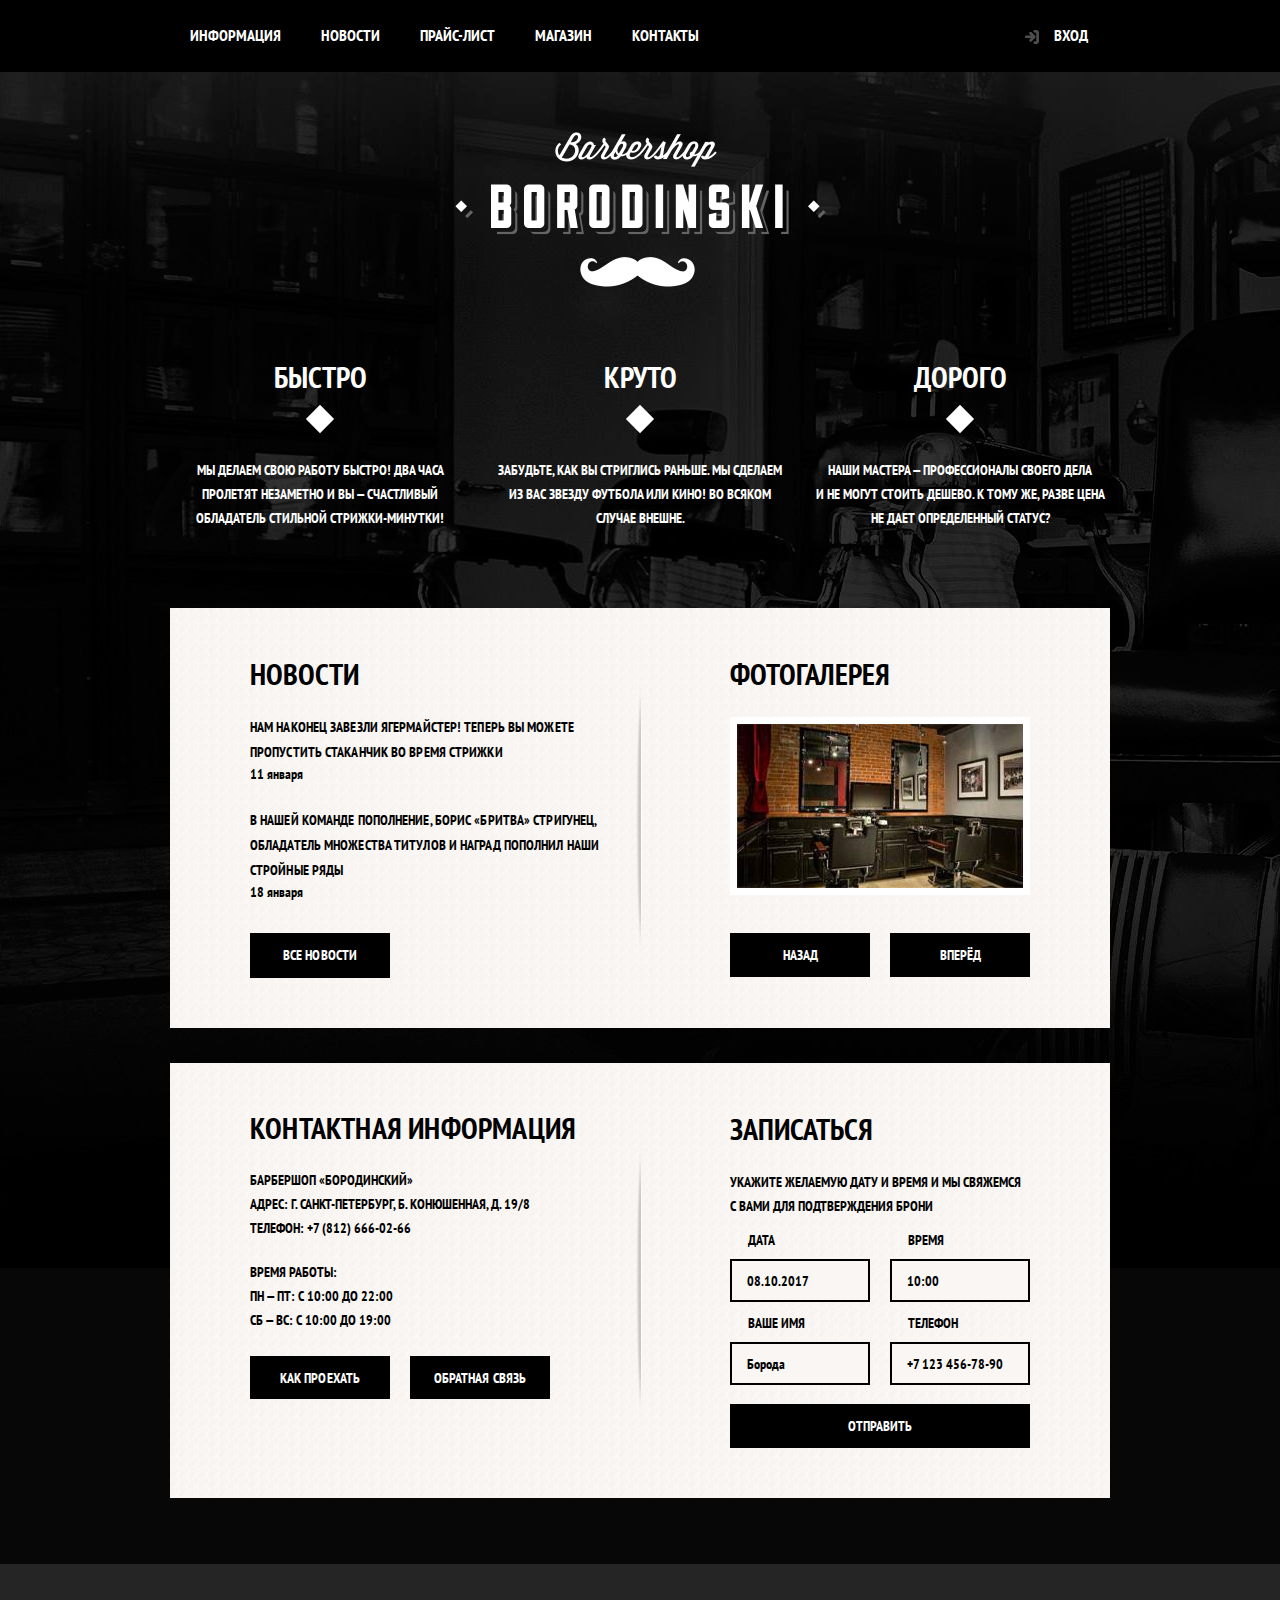
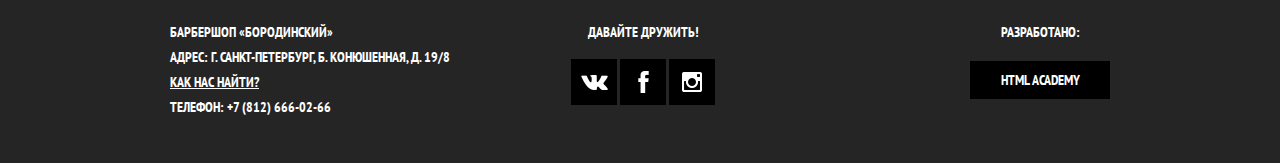
<file: barbershop/index.html>
<!DOCTYPE html>
<html lang="ru">
<head>
  <meta charset="UTF-8">
  <meta name="viewport" content="width=device-width, initial-scale=1.0">
  <meta http-equiv="X-UA-Compatible" content="ie=edge">
  <title>Барбершоп «Бородинский»</title>
  <link rel="stylesheet" href="css/style.css">
  <link href="https://fonts.googleapis.com/css?family=PT+Sans+Narrow:400,700&amp;subset=cyrillic" rel="stylesheet">
  <script src="https://ajax.googleapis.com/ajax/libs/jquery/2.2.4/jquery.min.js"></script>
</head>
<body class="main-page">
  <header class="main-header">
    <div class="container header-container">
      <nav class="main-navigation">
        <ul>
          <li>
            <a href="#">Информация</a>
          </li>
          <li>
            <a href="#">Новости</a>
          </li>
          <li>
            <a href="price-list.html">Прайс-лист</a>
          </li>
          <li>
            <a href="shop.html">Магазин</a>
          </li>
          <li>
            <a href="#">Контакты</a>
          </li>
        </ul>
      </nav>
      <div class="user-block">
        <a class="login" href="#">Вход</a>
      </div>
    </div>
  </header>
  <main class="container">
    <div class="main-logo">
      <img src="img/logo.png" width="371" height="155" alt="Барбершоп «Бородинский»">
    </div>
    <div class="features">
      <div class="features-item">
        <div class="features-name">Быстро</div>
        <p>Мы делаем свою работу быстро! Два часа пролетят незаметно и вы — счастливый обладатель стильной стрижки-минутки!</p>
      </div>
      <div class="features-item">
          <div class="features-name">Круто</div>
          <p>Забудьте, как вы стриглись раньше. Мы сделаем из вас звезду футбола или кино! Во всяком случае внешне.</p>
      </div>
      <div class="features-item">
          <div class="features-name">Дорого</div>
          <p>Наши мастера — профессионалы своего дела и не могут стоить дешево. К тому же, разве цена не дает определенный статус?</p>
      </div>
    </div>
    <section class="index-content">
      <div class="index-content-left">
        <h2 class="txt-caption">Новости</h2>
        <ul class="list-news">
          <li>
            <a href="#">Нам наконец завезли Ягермайстер! Теперь вы можете пропустить стаканчик во время стрижки</a>
            <time datetime="2017-01-11">11 <span>января</span></time>
          </li>
          <li>
            <a href="#">В нашей команде пополнение, Борис «Бритва» Стригунец, обладатель множества титулов и наград пополнил наши стройные ряды</a>
            <time datetime="2017-01-18">18 <span>января</span></time>
          </li>
        </ul>
        <a href="#" class="btn">Все новости</a>
      </div>
      <div class="index-content-right">
          <div class="txt-caption">Фотогалерея</div>
          <div class="gallery">
            <figure class="gallery-content">
              <img src="img/gallery-1.jpg" width="286" height="164" alt="комната для стрижка">
            </figure>
            <div class="btn-group">
              <button class="btn btn-prev" type="button">Назад</button>
              <button class="btn btn-next" type="button">Вперёд</button>
            </div>
            </div>
      </div>
    </section>
    <section class="index-content contact-block">
        <div class="index-content-left contact-info">
          <h3 class="txt-caption">Контактная информация</h3>
            <p>
                Барбершоп «Бородинский»<br>
                Адрес: г. Санкт-Петербург, Б. Конюшенная, д. 19/8<br>
                Телефон: +7 (812) 666-02-66
            </p>
            <p>
                Время работы:<br>
                пн — пт: с 10:00 до 22:00<br>
                сб — вс: с 10:00 до 19:00
            </p>
            <div class="btn-group">
              <a class="btn map-popup" href="#">Как проехать</a>
              <a class="btn" href="#">Обратная связь</a>
            </div>
        </div>
        <div class="index-content-right">
          <div class="txt-caption">Записаться</div>
            <p class="text-form">Укажите желаемую дату и время и мы свяжемся с вами для подтверждения брони</p>
            <form class="appointment-form" action="https://echo.htmlacademy.ru" method="post">
              <div class="form-block">
                <div class="form-item">
                  <label for="date">Дата</label>
                  <input type="text" id="date" name="date" value="" placeholder="08.10.2017">
                </div>
                <div class="form-item">
                  <label for="time">Время</label>
                  <input type="text" id="time" name="time" value="" placeholder="10:00">
                </div>
                <div class="form-item">
                  <label for="name">Ваше имя</label>
                  <input type="text" id="name" name="name" value="" placeholder="Борода">
                </div>
                <div class="form-item">
                  <label for="phone">Телефон</label>
                  <input type="tel" id="phone" name="phone" value="" placeholder="+7 123 456-78-90">
                </div>
              </div>
              <button class="btn btn-box" type="submit">Отправить</button>
            </form>
        </div>
    </section>
  </main>
  <footer class="main-footer">
      <div class="container footer-container">
          <div class="footer-contacts">
            <p>Барбершоп «Бородинский»</p>
            <p> Адрес: г. Санкт-Петербург, Б. Конюшенная, д. 19/8</p>
            <a href="#">Как нас найти?</a>
            <p>Телефон: +7 (812) 666-02-66</p>    
          </div>
          <div class="footer-social">
            <p>Давайте дружить!</p>
            <a class="social-btn btn social-btn-vk" href="#">Вконтакте</a>
            <a class="social-btn btn social-btn-fb" href="#">Фейсбук</a>
            <a class="social-btn btn social-btn-inst" href="#">Инстаграм</a>
          </div>
          <div class="footer-copyright">
            <p>Разработано:</p>
            <a class="btn" href="https://htmlacademy.ru">HTML Academy</a>
          </div>
      </div>
  </footer>
  <div class="bg-popup">
      <div class="login-form popup">
          <form action="index.html">
            <h3 class="txt-caption">ЛИЧНЫЙ КАБИНЕТ</h3>
            <p>Введите пожалуйста свой логин и пароль</p>
            <input type="text" placeholder="Логин">
            <input type="password" placeholder="Пароль">
            <div class="login-save">
              <input id="save-me" type="checkbox">
              <label for="save-me"><span class="form-chbx"></span> ЗАПОМНИТЕ МЕНЯ</label>
              <a href="#">Я ЗАБЫЛ ПАРОЛЬ!</a>
            </div>
            <button class="btn btn-box" type="submit">ВОЙТИ</button>
            <button class="close" type="button">Закрыть</button>
          </form>
        </div>
  </div>
  <div class="bg-popup-map">
      <div class="map popup">
          <iframe src="https://yandex.ru/map-widget/v1/-/CBaj6BCYpC" width="766" height="560"></iframe>
          <button class="close-map close" type="button">Закрыть</button>
        </div>
  </div>
  
  <script src="js/jquery-3.2.1.min.js"></script>
  <script>
    var login = $(".login-form input[name=login]");
    var password = $(".login-form input[name=password]");
    var storage = localStorage.getItem("login");
    $(document).ready(function(){
      $(".close").click(function(){
        $(".bg-popup").css("display","none");
        $(".login-form").removeClass("modal-error");
      })
      $(".user-block").click(function(){
        $(".bg-popup").css("display","block");
      })
      $(".map-popup").click(function(){
        $(".bg-popup-map").css("display","block");
      })
      $(".close-map").click(function(){
        $(".bg-popup-map").css("display","none");
      })
      $('html').keydown(function(e){
        if (e.keyCode == 27) {
          $(".bg-popup").css("display","none");
          $(".login-form").removeClass("modal-error");
        }
      });
      $(".login-form form").submit(function(event) {
        var login = $("input[name=login]");
        var password = $("input[name=password]");
        if (!login.val() || !password.val()) {
          event.preventDefault();
          $(".login-form").removeClass("modal-error");
          $(".login-form").addClass("modal-error");
        } else {
          localStorage.setItem("login", login.value);
        }
      })
    });
  </script>
</body>
</html>
</file>
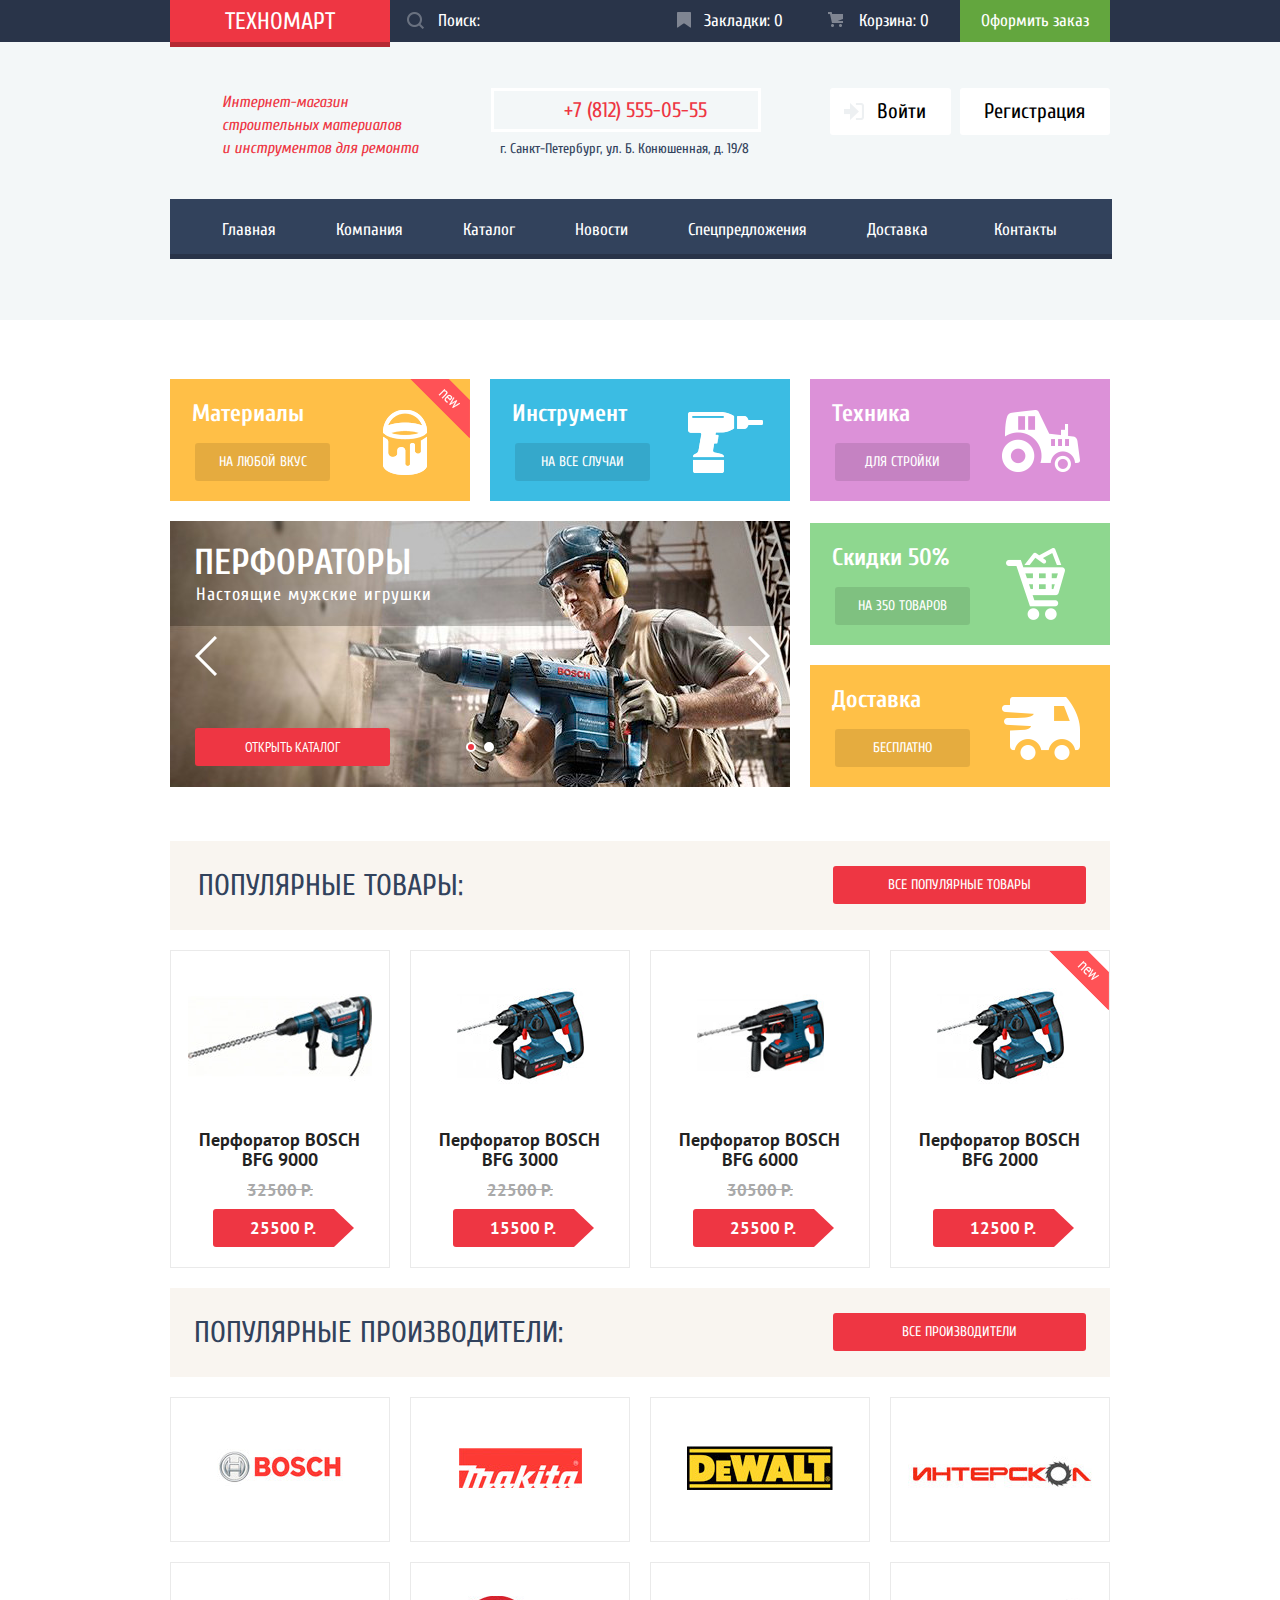
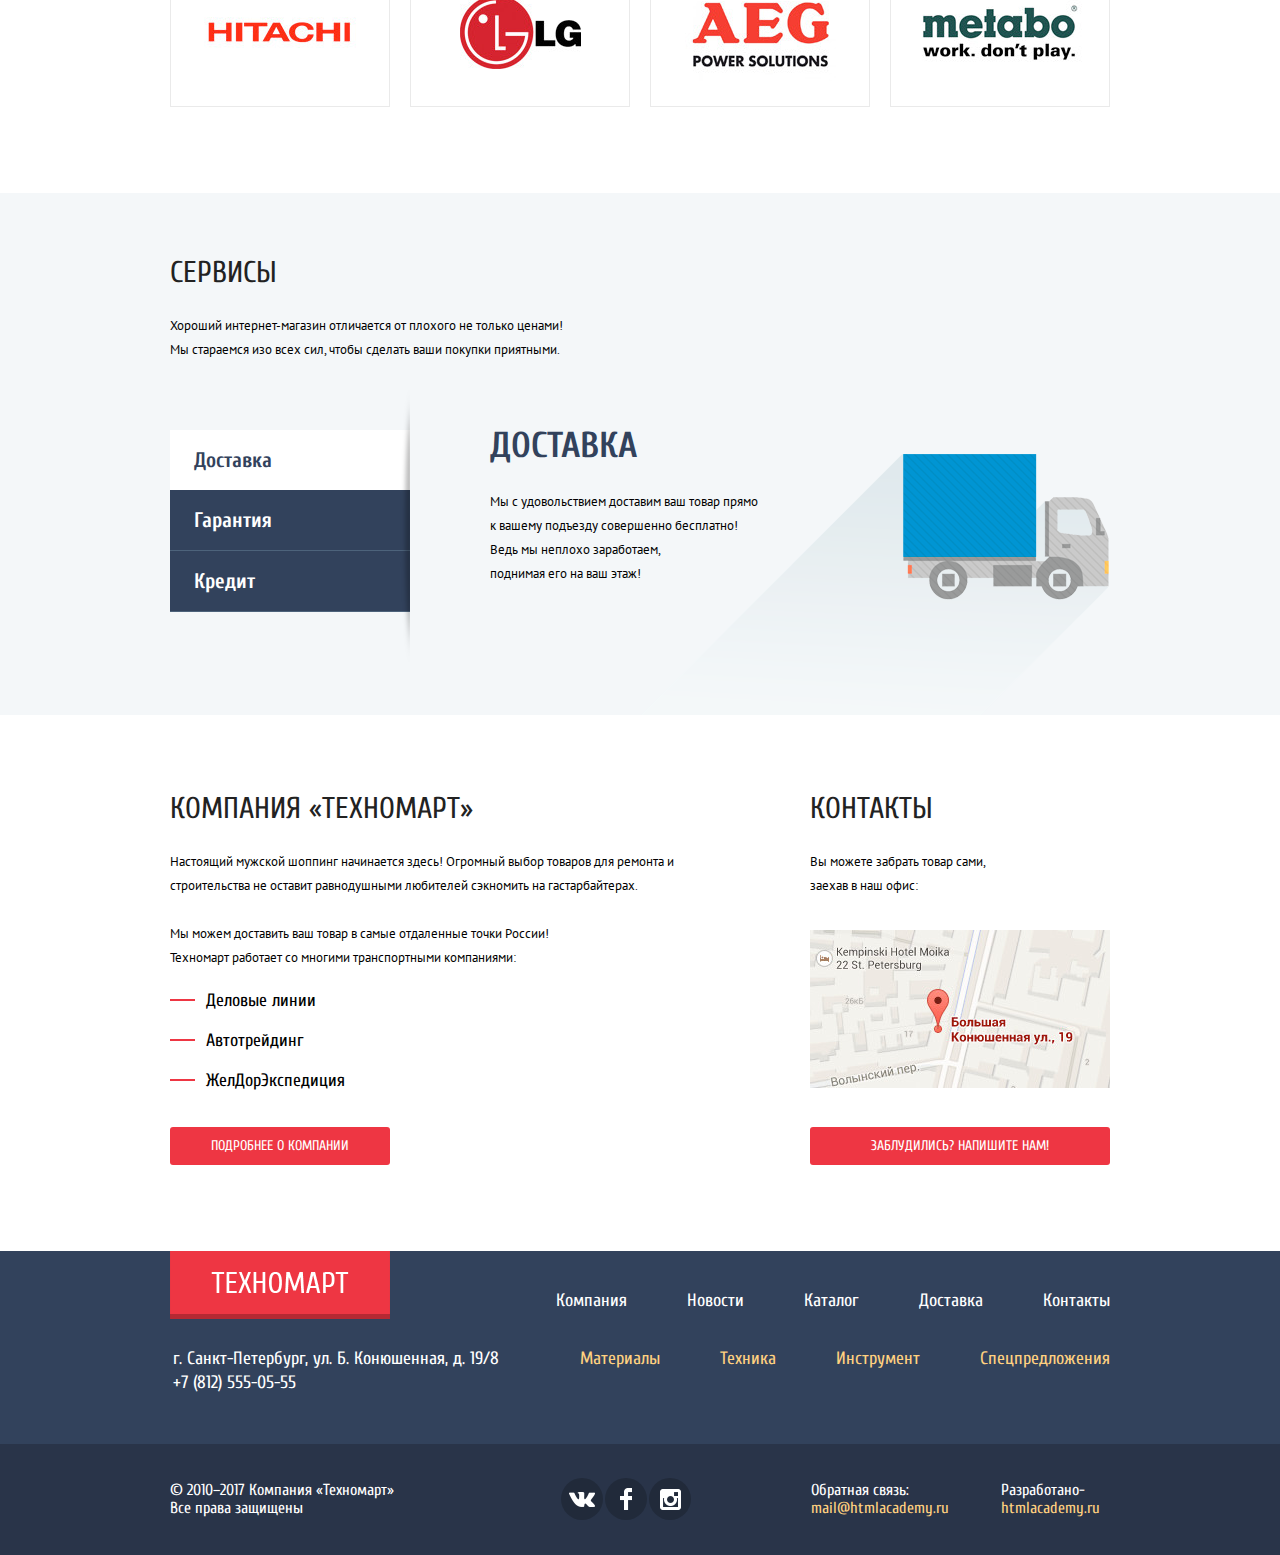
<file: tehnomart/index.html>
<!DOCTYPE html>
<html lang="ru">

<head>
  <meta charset="UTF-8">
  <meta name="viewport" content="width=device-width, initial-scale=1.0">
  <meta http-equiv="X-UA-Compatible" content="ie=edge">
  <title>Техномарт</title>
  <link href="https://fonts.googleapis.com/css?family=PT+Sans+Narrow:400,700&amp;subset=cyrillic" rel="stylesheet">
  <link href="https://fonts.googleapis.com/css?family=PT+Sans:400,400i,700,700i&amp;subset=cyrillic" rel="stylesheet">
  <link href="https://fonts.googleapis.com/css?family=Cuprum:400,400i,700,700i&amp;subset=cyrillic" rel="stylesheet">
  <link rel="stylesheet" type="text/css" href="css/style.css">
  <script src="https://ajax.googleapis.com/ajax/libs/jquery/2.2.4/jquery.min.js"></script>
</head>

<body>
  <header class="main-header">
    <div class="header-top">
      <div class="container header-container">
        <a class="header-logo">
          Техномарт
        </a>
        <label class="search">
          <input type="search" placeholder="Поиск:">
          <span class="search-icon"></span>
        </label>
        <div class="marker">Закладки: 0</div>
        <div class="cart cart-empty">Корзина: 0</div>
        <div class="orders-btn">
          <a class="btn btn-success" href="#">Оформить заказ</a>
        </div>
      </div>
    </div>
    <div class="header-middle">
      <div class="container header-container">
        <div class="italic-top">
          Интернет-магазин
          <br> строительных материалов
          <br> и инструментов для ремонта
        </div>
        <div class="header-contact">
          <span class="number">+7 (812) 555-05-55</span>
          <span class="address">г. Санкт-Петербург, ул. Б. Конюшенная, д. 19/8</span>
        </div>
        <div class="user-block">
          <a class="btn user-btn btn-signin">Войти</a>
          <a class="btn btn-reg" href="#">Регистрация</a>
        </div>
      </div>
    </div>
    <div class="header-bottom">
      <div class="container">
        <nav class="header-nav">
          <ul>
            <li>
              <a href="#">Главная</a>
            </li>
            <li>
              <a href="#">Компания</a>
            </li>
            <li>
              <a href="catalog.html">Каталог</a>
            </li>
            <li>
              <a href="#">Новости</a>
            </li>
            <li>
              <a href="#">Спецпредложения</a>
            </li>
            <li>
              <a href="#">Доставка</a>
            </li>
            <li>
              <a href="#">Контакты</a>
            </li>
          </ul>
        </nav>
      </div>
    </div>
  </header>
  <main>
    <div class="container">
      <section class="properties">
        <div class="properties-top">
          <div class="properties-item item-1">
            <a href="#">
              <div class="features-name">Материалы</div>
              <div class="btn btn-prop">На любой вкус</div>
              <span class="new">new</span>
            </a>
          </div>
          <div class="properties-item item-2">
            <a href="#">
              <div class="features-name">Инструмент</div>
              <div class="btn btn-prop">На все случаи</div>
            </a>
          </div>
          <div class="properties-item item-3">
            <a href="#">
              <div class="features-name">Техника</div>
              <div class="btn btn-prop">Для стройки</div>
            </a>
          </div>
        </div>
        <div class="properties-bottom">
          <div class="slider">
            <div class="slide-list">
              <input id="slide-1" type="radio" checked name="slider">
              <input id="slide-2" type="radio" name="slider">
              <div class="slide-item" id="slide-item-1">
                <img src="img/slide-1.jpg" width="620" height="266" alt="Префораторы">
                <div class="slide-caption">Перфораторы</div>
                <p>Настоящие мужские игрушки</p>
                <a class="btn" href="">ОТКРЫТЬ КАТАЛОГ</a>
              </div>
              <div class="slide-item" id="slide-item-2">
                <img src="img/slide-2.jpg" width="620" height="266" alt="Дрели ">
                <div class="slide-caption">Дрели </div>
                <p>Соседям на радость!</p>
                <a class="btn" href="">ОТКРЫТЬ КАТАЛОГ</a>
              </div>
              <div class="slide-radio">
                <label for="slide-1" class="btn-radio btn-radio-1"></label>
                <label for="slide-2" class="btn-radio btn-radio-2"></label>
              </div>
            </div>
            <div class="slide-control">
              <label for="slide-1" class="prev"></label>
              <label for="slide-2" class="next"></label>
            </div>
          </div>
          <div class="properties-list">
            <div class="properties-item item-4">
              <a href="#">
                <div class="features-name">Скидки 50%</div>
                <div class="btn btn-prop">На 350 товаров</div>
              </a>
            </div>
            <div class="properties-item item-5">
              <a href="#">
                <div class="features-name">Доставка</div>
                <div class="btn btn-prop">бесплатно</div>
              </a>
            </div>
          </div>
        </div>
      </section>
      <section class="popular">
        <div class="popular-type">
          <h2>Популярные товары:</h2>
          <a class="btn" href="">все популярные товары</a>
        </div>
        <div class="popular-product">
          <div class="product-item">
            <a href="#">
              <figure>
                <img src="img/pop-product-1.jpg" width="184" height="164" alt="Перфоратор BOSCH BFG 9000">
              </figure>
              <span class="product-name">Перфоратор BOSCH BFG 9000</span>
            </a>
            <p class="old-price">32500 Р.</p>
            <p class="btn btn-price">25500 Р.</p>
            <div class="product-hover">
              <a class="btn btn-shop" href="#">Купить</a>
              <button class="btn btn-mark" type="button">В закладки</button>
            </div>
          </div>
          <div class="product-item">
            <a href="#">
              <figure>
                <img src="img/pop-product-2.jpg" width="127" height="112" alt="Перфоратор BOSCH BFG 3000">
              </figure>
              <span class="product-name">Перфоратор BOSCH BFG 3000</span>
            </a>
            <p class="old-price">22500 Р.</p>
            <p class="btn btn-price">15500 Р.</p>
            <div class="product-hover">
              <a class="btn btn-shop" href="#">Купить</a>
              <button class="btn btn-mark" type="button">В закладки</button>
            </div>
          </div>
          <div class="product-item">
            <a href="#">
              <figure>
                <img src="img/pop-product-3.jpg" width="127" height="112" alt="Перфоратор BOSCH BFG 6000">
              </figure>
              <span class="product-name">Перфоратор BOSCH BFG 6000</span>
            </a>
            <p class="old-price">30500 Р.</p>
            <p class="btn btn-price">25500 Р.</p>
            <div class="product-hover">
              <a class="btn btn-shop" href="#">Купить</a>
              <button class="btn btn-mark" type="button">В закладки</button>
            </div>
          </div>
          <div class="product-item">
            <a href="#">
              <figure>
                <img src="img/pop-product-4.jpg" width="127" height="112" alt="Перфоратор BOSCH BFG 2000">
              </figure>
              <span class="product-name">Перфоратор BOSCH BFG 2000</span>
            </a>
            <p class="btn btn-price">12500 Р.</p>
            <div class="product-hover">
              <a class="btn btn-shop" href="#">Купить</a>
              <button class="btn btn-mark" type="button">В закладки</button>
            </div>
            <span class="new">new</span>
          </div>
        </div>
      </section>
      <section class="brands">
        <div class="popular-type">
          <h2>Популярные производители:</h2>
          <a class="btn" href="">все производители</a>
        </div>
        <div class="brands-list">
          <a href="#" class="brands-item">
            <figure>
              <img src="img/brand-1.jpg" width="124" height="32" alt="bosch">
            </figure>
          </a>
          <a href="#" class="brands-item">
            <figure>
              <img src="img/brand-2.jpg" width="123" height="40" alt="makita">
            </figure>
          </a>
          <a href="#" class="brands-item">
            <figure>
              <img src="img/brand-3.jpg" width="146" height="44" alt="deWalt">
            </figure>
          </a>
          <a href="#" class="brands-item">
            <figure>
              <img src="img/brand-4.jpg" width="200" height="88" alt="Интерскол">
            </figure>
          </a>
          <a href="#" class="brands-item">
            <figure>
              <img src="img/brand-5.jpg" width="168" height="31" alt="Hitachi">
            </figure>
          </a>
          <a href="#" class="brands-item">
            <figure>
              <img src="img/brand-6.jpg" width="121" height="73" alt="LG">
            </figure>
          </a>
          <a href="#" class="brands-item">
            <figure>
              <img src="img/brand-7.jpg" width="151" height="96" alt="AEG">
            </figure>
          </a>
          <a href="#" class="brands-item">
            <figure>
              <img src="img/brand-8.jpg" width="204" height="69" alt="Metabo">
            </figure>
          </a>
        </div>
      </section>
    </div>
    <section class="service">
      <div class="container">
        <h2>Сервисы</h2>
        <p class="service-text">Хороший интернет-магазин отличается от плохого не только ценами!
          <br> Мы стараемся изо всех сил, чтобы сделать ваши покупки приятными.</p>
        <div class="tabs">
          <input type="radio" checked name="service" id="service-1">
          <input type="radio" name="service" id="service-2">
          <input type="radio" name="service" id="service-3">
          <ul class="tabs-nav tabs-service">
            <li>
              <label for="service-1">Доставка</label>
            </li>
            <li>
              <label for="service-2">Гарантия</label>
            </li>
            <li>
              <label for="service-3">Кредит</label>
            </li>
          </ul>
          <div class="tab-container sevice-list">
            <div class="service-item" id="tab-1">
              <div class="delivery">
                <h3>Доставка</h3>
                <p>
                  Мы с удовольствием доставим ваш товар прямо 
                  к вашему подъезду совершенно бесплатно!
                  Ведь мы неплохо заработаем,<br>
                  поднимая его на ваш этаж!
                </p>
              </div>
            </div>
            <div class="service-item" id="tab-2">
              <div class="guarante">
                <h3>Гарантия</h3>
                <p>
                  Если купленный у нас товар поломается или заискрит, а также в случае пожара, спровоцированного его возгаранием, вы всегда
                  можете быть уверены в нашей гарантии. Мы обменяем сгоревший товар на новый. Дом уж восстановите как-нибудь
                  сами.
                </p>
              </div>
            </div>
            <div class="service-item" id="tab-3">
              <div class="credit">
                <h3>Кредит</h3>
                <p>
                  Залезть в долговую яму стало проще! Кредитные консультанты придут вам на помощь.
                </p>
                <a href="#" class="btn">отправить заявку</a>
              </div>
            </div>
          </div>
        </div>
      </div>
    </section>
    <section class="information container">
      <div class="about-us">
        <h2>Компания «Техномарт»</h2>
        <p> Настоящий мужской шоппинг начинается здесь! Огромный выбор товаров для ремонта и строительства не оставит равнодушными
          любителей сэкномить на гастарбайтерах.
        </p>
        <p>
          Мы можем доставить ваш товар в самые отдаленные точки России!<br>
          Техномарт работает со многими транспортными компаниями: 
        </p>
        <ul class="list-service">
          <li>Деловые линии</li>
          <li>Автотрейдинг</li>
          <li>ЖелДорЭкспедиция</li>
        </ul>
        <a href="#" class="btn">Подробнее о компании</a>
      </div>
      <div class="contact">
        <h2>Контакты</h2>
        <p>Вы можете забрать товар сами,
          <br> заехав в наш офис:
        </p>
        <div class="map">
         
        </div>
        <a href="#" class="btn feadback-btn">Заблудились? Напишите нам!</a>
      </div>
    </section>
  </main>
  <footer class="main-footer">
    <div class="footer-top">
      <div class="container footer-container">
        <div class="footer-left">
          <a class="footer-logo" href="#">
            <img src="img/logo-footer.png" width="220" height="68" alt="Техномарт">
          </a>
          <div class="adress">
            <p>г. Санкт-Петербург, ул. Б. Конюшенная, д. 19/8
              <br> +7 (812) 555-05-55</p>
          </div>
        </div>
        <div class="footer-right">
          <nav class="nav-footer-1">
            <ul>
              <li>
                <a href="#">Компания</a>
              </li>
              <li>
                <a href="#">Новости</a>
              </li>
              <li>
                <a href="catalog.html">Каталог</a>
              </li>
              <li>
                <a href="#">Доставка</a>
              </li>
              <li>
                <a href="#">Контакты</a>
              </li>
            </ul>
          </nav>
          <nav class="nav-footer-2">
            <ul>
              <li>
                <a href="#">Материалы</a>
              </li>
              <li>
                <a href="#">Техника</a>
              </li>
              <li>
                <a href="#">Инструмент</a>
              </li>
              <li>
                <a href="#">Спецпредложения</a>
              </li>
            </ul>
          </nav>
        </div>
      </div>
    </div>
    <div class="footer-bottom">
      <div class="container">
        <div class="footer-copyright">
          <p>© 2010–2017 Компания «Техномарт»
            <br> Все права защищены</p>
        </div>
        <div class="footer-social">
          <a class="social-btn social-btn-vk" href="#">Вконтакте</a>
          <a class="social-btn social-btn-fb" href="#">Фейсбук</a>
          <a class="social-btn social-btn-inst" href="#">Инстаграм</a>
        </div>
        <div class="email">
          <p>Обратная связь:</p>
          <a href="mailto:mail@htmlacademy.ru"> mail@htmlacademy.ru</a>
        </div>
        <div class="footer-developer">
          <p>Разработано-</p>
          <a class="" href="https://htmlacademy.ru">htmlacademy.ru</a>
        </div>

      </div>
    </div>
  </footer>
  <div class="bg-popup-map">
    <div class="popup-map">
        <iframe src="https://yandex.ru/map-widget/v1/-/CBaj6BCYpC" width="940" height="477"></iframe>
        <button class="close-map close" type="button">Закрыть</button>
    </div>
  </div>
  <div class="bg-popup">
      <div class="feadback poupup">
          <form action="index.html">
            <div class="input-block">
                <div class="label-block">
                    <div class="label-group">
                        <label>Ваше имя</label>
                        <input type="text" placeholder="Представьтесь, пожалуйста">
                    </div>
                    <div class="label-group">
                        <label>Ваш e-mail:</label>
                        <input type="email" placeholder="Для отправки ответа">
                    </div>
                  </div>
                  <label>
                    Текст письма:
                  </label>
                  <textarea name="message" id="message" cols="30" rows="10"></textarea>
            </div>
            <div class="btn-bottom">
                <button class="btn" type="submit">ОТПРАВИТЬ</button>
            </div>
            <button class="close" type="button">Закрыть</button>
          </form>
        </div>
  </div>
  <script>
    var login = $(".login-form input[name=login]");
    var password = $(".login-form input[name=password]");
    var storage = localStorage.getItem("login");
    $(document).ready(function(){
      $(".close").click(function(){
        $(".bg-popup").css("display","none");
        $(".login-form").removeClass("modal-error");
      })
      $(".feadback-btn").click(function(){
        event.preventDefault();
        $(".bg-popup").css("display","block");
      })
      $(".map").click(function(event){
        event.preventDefault();
        $(".bg-popup-map").css("display","block");
      })
      $(".close-map").click(function(){
        $(".bg-popup-map").css("display","none");
      })
      $('html').keydown(function(e){
        if (e.keyCode == 27) {
          $(".bg-popup").css("display","none");
          $(".login-form").removeClass("modal-error");
        }
      });
      $(".login-form form").submit(function(event) {
        var login = $("input[name=login]");
        var password = $("input[name=password]");
        if (!login.val() || !password.val()) {
          event.preventDefault();
          $(".login-form").removeClass("modal-error");
          $(".login-form").addClass("modal-error");
        } else {
          localStorage.setItem("login", login.value);
        }
      })
    });
  </script>
</body>
</html>
</file>
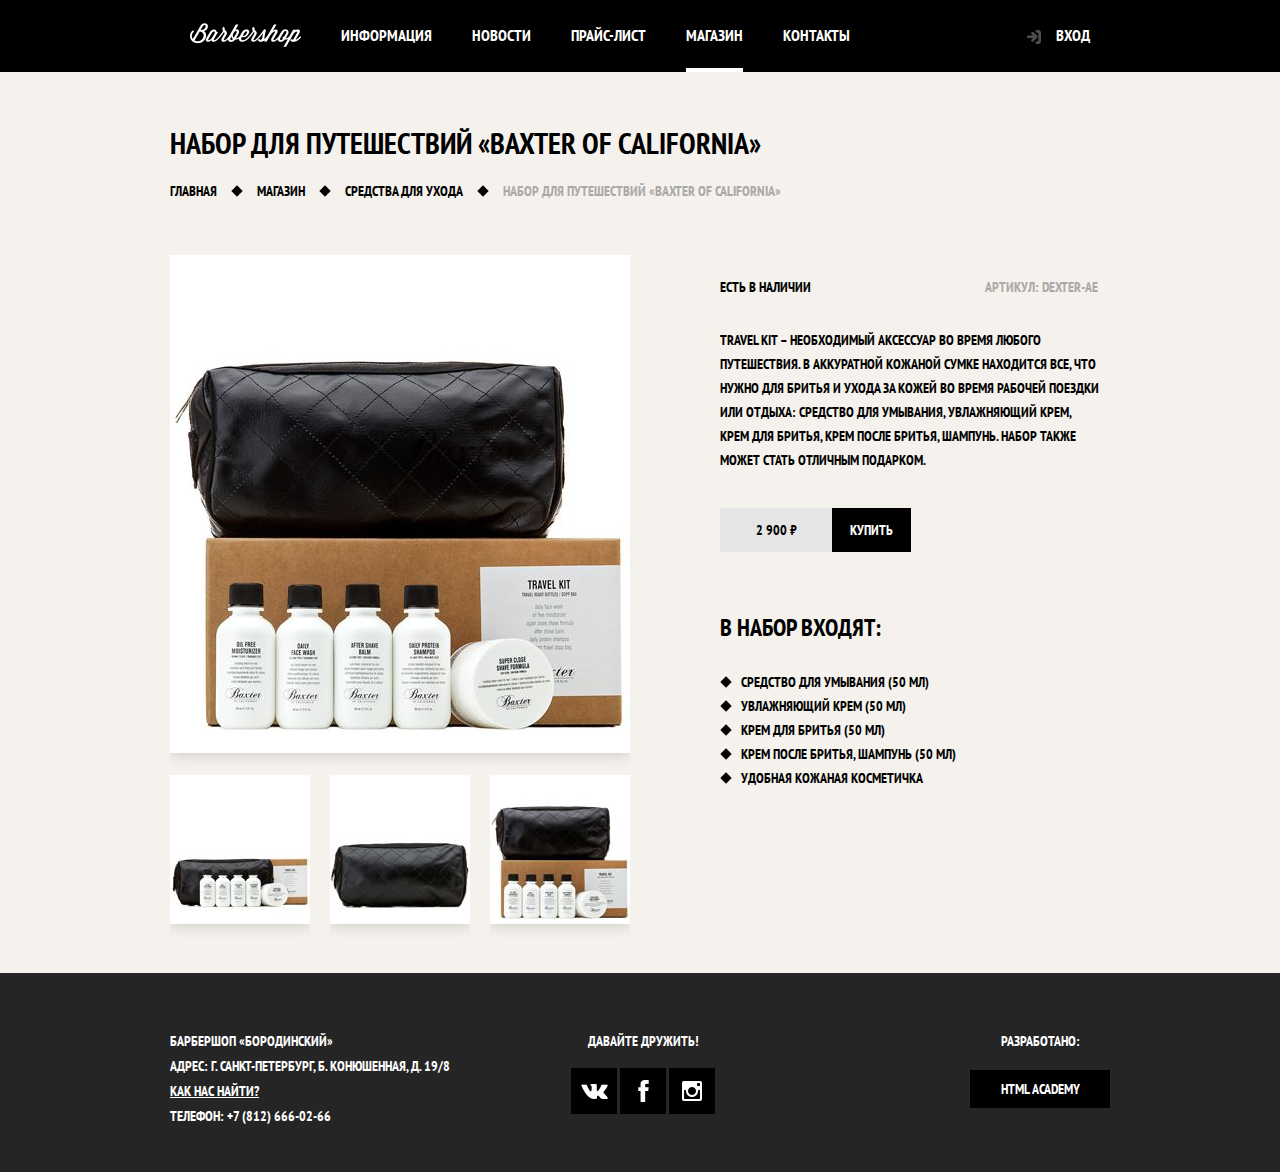
<file: barbershop/item.html>
<!DOCTYPE html>
<html lang="ru">
    <head>
        <meta charset="UTF-8">
        <meta name="viewport" content="width=device-width, initial-scale=1.0">
        <meta http-equiv="X-UA-Compatible" content="ie=edge">
        <title>Барбершоп «Бородинский»</title>
        <link rel="stylesheet" href="css/style.css">
        <link href="https://fonts.googleapis.com/css?family=PT+Sans+Narrow:400,700&amp;subset=cyrillic" rel="stylesheet">
        <script src="https://ajax.googleapis.com/ajax/libs/jquery/2.2.4/jquery.min.js"></script>
      </head>
<body>
  <header class="main-header">
    <div class="container header-container">
      <div class="header-logo">
        <a href="index.html">
          <img src="img/logo-header.png" width="111" height="24" alt="Барбершоп «Бородинский»">
        </a>
      </div>
      <nav class="main-navigation">
        <ul>
          <li>
            <a href="#">Информация</a>
          </li>
          <li>
            <a href="#">Новости</a>
          </li>
          <li>
            <a href="#">Прайс-лист</a>
          </li>
          <li>
            <a class="active">Магазин</a>
          </li>
          <li>
            <a href="#">Контакты</a>
          </li>
        </ul>
      </nav>
      <div class="user-block">
        <a class="login" href="#">Вход</a>
      </div>
    </div>
  </header>
  <main>
    <div class="container">
      <h1>Набор для путешествий «Baxter of California»</h1>
      <div class="breadcrumbs">
          <ul>
            <li><a href="index.html">Главная</a></li>
            <li><a href="shop.html">Магазин</a></li>
            <li><a href="#">Средства для ухода</a></li>
            <li>Набор для путешествий «Baxter of California»</li>
          </ul>
      </div>
      <section class="product-content">
          <div class="product-content-left">
            <div class="product-img">
              <img src="img/travel-kit.jpg" width="460" height="498" alt="Baxter of California">
            </div>
            <div class="product-images">
              <div class="img-prev">
                <img src="img/travel-kit-prev-1.jpg" width="140" height="149" alt="Baxter of California">
              </div>
              <div class="img-prev">
                <img src="img/travel-kit-prev-2.jpg" width="140" height="149" alt="Baxter of California">
              </div>
              <div class="img-prev">
                <img src="img/travel-kit-prev-3.jpg" width="140" height="149" alt="Baxter of California">
              </div>
                       
            </div>
          </div>
          <div class="product-content-right product-cart">
            <div class="product-info">
                <p>есть в наличии</p>
                <p class="vendor-code">Артикул: dexter-ae</p>
            </div>
            <p class="product-descriotion">Travel Kit – необходимый аксессуар во время любого путешествия. В аккуратной кожаной сумке находится все, что нужно для бритья и ухода за кожей во время рабочей поездки или отдыха: средство для умывания, увлажняющий крем, крем для бритья, 
              крем после бритья, шампунь. Набор также может стать отличным подарком.
            </p>
            <div class="btn-buy">
              <p class="price">2 900 &#8381;</p>
              <a href="#" class="btn">Купить</a>
            </div>
            <h3 class="txt-caption kit-caption">В набор входят:</h3>
            <ul class="kit-list">
              <li>Средство для умывания (50 мл)</li>
              <li>Увлажняющий крем (50 мл)</li>
              <li>Крем для бритья (50 мл)</li>
              <li>Крем после бритья, шампунь (50 мл)</li>
              <li>Удобная кожаная косметичка</li>
            </ul>
          </div>
      </section>
    </div>
  </main>
  <footer class="main-footer">
    <div class="container footer-container">
        <div class="footer-contacts">
          <p>Барбершоп «Бородинский»</p>
          <p> Адрес: г. Санкт-Петербург, Б. Конюшенная, д. 19/8</p>
          <a href="#">Как нас найти?</a>
          <p>Телефон: +7 (812) 666-02-66</p>    
        </div>
        <div class="footer-social">
          <p>Давайте дружить!</p>
          <a class="social-btn btn social-btn-vk" href="#">Вконтакте</a>
          <a class="social-btn btn social-btn-fb" href="#">Фейсбук</a>
          <a class="social-btn btn social-btn-inst" href="#">Инстаграм</a>
        </div>
        <div class="footer-copyright">
          <p>Разработано:</p>
          <a class="btn" href="https://htmlacademy.ru">HTML Academy</a>
        </div>
    </div>
</footer>
  <div class="bg-popup">
      <div class="login-form popup">
          <form action="index.html">
            <h3 class="txt-caption">ЛИЧНЫЙ КАБИНЕТ</h3>
            <p>Введите пожалуйста свой логин и пароль</p>
            <input type="text" placeholder="Логин">
            <input type="password" placeholder="Пароль">
            <div class="login-save">
              <input id="save-me" type="checkbox">
              <label for="save-me"><span class="form-chbx"></span> ЗАПОМНИТЕ МЕНЯ</label>
              <a href="#">Я ЗАБЫЛ ПАРОЛЬ!</a>
            </div>
            <button class="btn btn-box" type="submit">ВОЙТИ</button>
            <button class="close" type="button">Закрыть</button>
          </form>
        </div>
  </div>
  <script>
    var login = $(".login-form input[name=login]");
    var password = $(".login-form input[name=password]");
    var storage = localStorage.getItem("login");
    $(document).ready(function(){
      $(".close").click(function(){
        $(".bg-popup").css("display","none");
        $(".login-form").removeClass("modal-error");
      })
      $(".user-block").click(function(){
        $(".bg-popup").css("display","block");
      })
      $('html').keydown(function(e){
        if (e.keyCode == 27) {
          $(".bg-popup").css("display","none");
          $(".login-form").removeClass("modal-error");
        }
      });
      $(".login-form form").submit(function(event) {
        var login = $("input[name=login]");
        var password = $("input[name=password]");
        if (!login.val() || !password.val()) {
          event.preventDefault();
          $(".login-form").removeClass("modal-error");
          $(".login-form").addClass("modal-error");
        } else {
          localStorage.setItem("login", login.value);
        }
      })
    });
  </script>
</body>
</html>
</file>
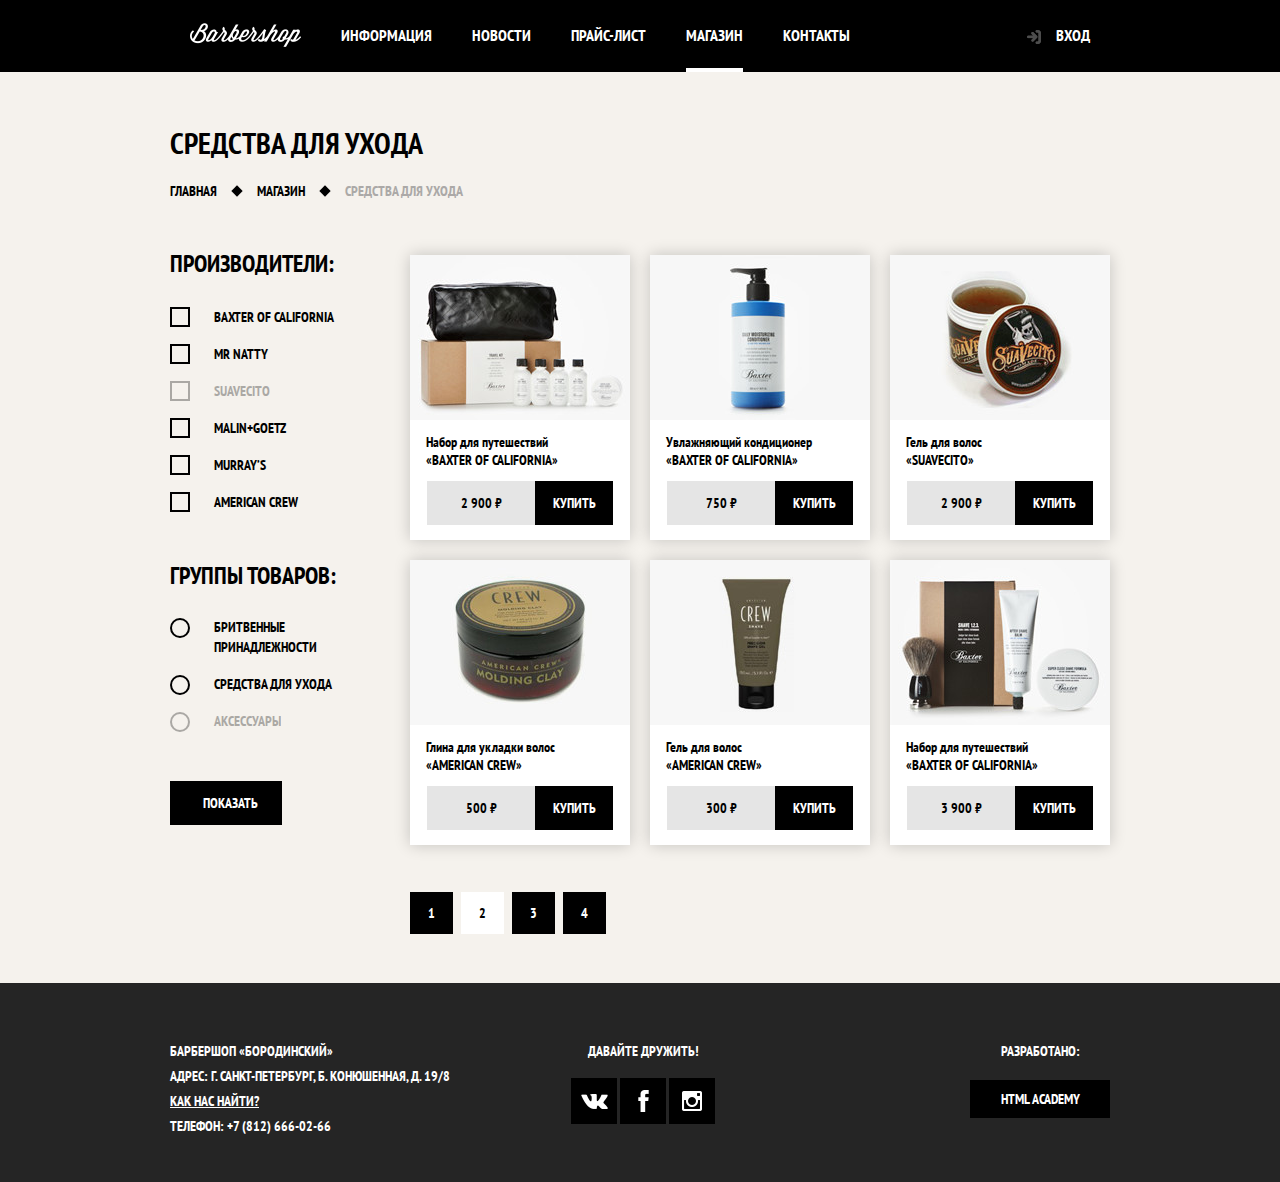
<file: barbershop/shop.html>
<!DOCTYPE html>
<html lang="ru">

<head>
  <meta charset="UTF-8">
  <meta name="viewport" content="width=device-width, initial-scale=1.0">
  <meta http-equiv="X-UA-Compatible" content="ie=edge">
  <title>Барбершоп «Бородинский»</title>
  <link rel="stylesheet" href="css/style.css">
  <link href="https://fonts.googleapis.com/css?family=PT+Sans+Narrow:400,700&amp;subset=cyrillic" rel="stylesheet">
  <script src="https://ajax.googleapis.com/ajax/libs/jquery/2.2.4/jquery.min.js"></script>
</head>

<body>
  <header class="main-header">
    <div class="container header-container">
      <div class="header-logo">
        <a href="index.html">
          <img src="img/logo-header.png" width="111" height="24" alt="Барбершоп «Бородинский»">
        </a>
      </div>
      <nav class="main-navigation">
        <ul>
          <li>
            <a href="#">Информация</a>
          </li>
          <li>
            <a href="#">Новости</a>
          </li>
          <li>
            <a href="price-list.html">Прайс-лист</a>
          </li>
          <li>
            <a class="active">Магазин</a>
          </li>
          <li>
            <a href="#">Контакты</a>
          </li>
        </ul>
      </nav>
      <div class="user-block">
        <a class="login" href="#">Вход</a>
      </div>
    </div>
  </header>
  <main>
    <div class="container products-container">
      <h1>Средства для ухода</h1>
      <div class="breadcrumbs">
        <ul>
          <li>
            <a href="index.ru">Главная</a>
          </li>
          <li>
            <a href="shop.html">Магазин</a>
          </li>
          <li>Средства для ухода</li>
        </ul>
      </div>
      <div class="sidebar">
        <form action="shop.html">
          <fieldset class="brands">
            <legend>Производители:</legend>
            <input type="checkbox" id="brand-1" name="brand-1" value="Baxter of California">
            <label for="brand-1">
              <span class="chbx-label"></span>Baxter of California
            </label>
            <input type="checkbox" id="brand-2" name="brand-2" value="American Crew">
            <label for="brand-2">
              <span class="chbx-label"></span>Mr Natty
            </label>
            <input type="checkbox" disabled id="brand-3" name="brand-3" value="Suavecito">
            <label for="brand-3">
              <span class="chbx-label"></span>Suavecito
            </label>
            <input type="checkbox" id="brand-4" name="brand-4" value="Malin+Goetz">
            <label for="brand-4">
              <span class="chbx-label"></span>Malin+Goetz
            </label>
            <input type="checkbox" id="brand-5" name="brand-5" value="Murray’s">
            <label for="brand-5">
              <span class="chbx-label"></span>Murray’s
            </label>
            <input type="checkbox" id="brand-6" name="brand-6" value="American Crew">
            <label for="brand-6">
              <span class="chbx-label"></span>American Crew
            </label>
          </fieldset>
          <fieldset class="product-group">
            <legend>Группы товаров:</legend>
            <input type="radio" id="gr-1" name="gr" value="gr1">
            <label for="gr-1">
              <span class="rd-label"></span> Бритвенные принадлежности
            </label>
            <input type="radio" id="gr-2" name="gr" value="gr2">
            <label for="gr-2">
              <span class="rd-label"></span> Средства для ухода
            </label>
            <input type="radio" disabled id="gr-3" name="gr" value="gr3">
            <label for="gr-3">
              <span class="rd-label"></span> Аксессуары</label>
          </fieldset>
          <button class="btn" type="submit">Показать</button>
        </form>
      </div>
      <div class="products">
        <div class="products-list">
          <div class="products-item">
            <a href="#">
              <figure class="product-img">
                <img src="img/product-1.jpg" width="220" height="165" alt="Набор для бритья «Baxter of California»">
              </figure>
              <p class="product-name">Набор для путешествий
                <span class="name">«Baxter of California»</span>
              </p>
            </a>
            <div class="btn-buy">
              <p class="price">2 900 &#8381;</p>
              <a href="#" class="btn">Купить</a>
            </div>
          </div>
          <div class="products-item">
            <a href="#">
              <figure class="product-img">
                <img src="img/product-2.jpg" width="220" height="165" alt="Увлажняющий кондиционер «Baxter of California»">
              </figure>
              <p class="product-name">Увлажняющий кондиционер
                <span class="name">«Baxter of California»</span>
              </p>
            </a>
            <div class="btn-buy">
              <p class="price">750 &#8381;</p>
              <a href="#" class="btn">Купить</a>
            </div>
          </div>
          <div class="products-item">
            <a href="#">
              <figure class="product-img">
                <img src="img/product-3.jpg" width="220" height="165" alt="Гель для волос «SUAVECITO»">
              </figure>
              <p class="product-name">Гель для волос
                <span class="name">«SUAVECITO»</span>
              </p>
            </a>
            <div class="btn-buy">
              <p class="price">2 900 &#8381;</p>
              <a href="#" class="btn">Купить</a>
            </div>
          </div>
          <div class="products-item">
            <a href="#">
              <figure class="product-img">
                <img src="img/product-4.jpg" width="220" height="165" alt="Глина для укладки волос  «American crew»">
              </figure>
              <p class="product-name">Глина для укладки волос
                <span class="name">«American crew»</span>
              </p>
            </a>
            <div class="btn-buy">
              <p class="price">500 &#8381;</p>
              <a href="#" class="btn">Купить</a>
            </div>
          </div>
          <div class="products-item">
            <a href="#">
              <figure class="product-img">
                <img src="img/product-5.jpg" width="220" height="165" alt="Гель для волос «AMERICAN CREW»">
              </figure>
              <p class="product-name">Гель для волос
                <span class="name">«AMERICAN CREW»</span>
              </p>
            </a>
            <div class="btn-buy">
              <p class="price">300 &#8381;</p>
              <a href="#" class="btn">Купить</a>
            </div>
          </div>
          <div class="products-item">
            <a href="#">
              <figure class="product-img">
                <img src="img/product-6.jpg" width="220" height="165" alt="Набор для путешествий  «Baxter of California»">
              </figure>
              <p class="product-name">Набор для путешествий
                <span class="name">«Baxter of California»</span>
              </p>
            </a>
            <div class="btn-buy">
              <p class="price">3 900 &#8381;</p>
              <a href="#" class="btn">Купить</a>
            </div>
          </div>
        </div>
        <nav class="pagination">
          <ul>
            <li>
              <a class="btn" href="">1</a>
            </li>
            <li>
              <a class="btn active">2</a>
            </li>
            <li>
              <a class="btn" href="">3</a>
            </li>
            <li>
              <a class="btn" href="">4</a>
            </li>
          </ul>
        </nav>
      </div>
    </div>

  </main>
  <footer class="main-footer">
    <div class="container footer-container">
        <div class="footer-contacts">
          <p>Барбершоп «Бородинский»</p>
          <p> Адрес: г. Санкт-Петербург, Б. Конюшенная, д. 19/8</p>
          <a href="#">Как нас найти?</a>
          <p>Телефон: +7 (812) 666-02-66</p>    
        </div>
        <div class="footer-social">
          <p>Давайте дружить!</p>
          <a class="social-btn btn social-btn-vk" href="#">Вконтакте</a>
          <a class="social-btn btn social-btn-fb" href="#">Фейсбук</a>
          <a class="social-btn btn social-btn-inst" href="#">Инстаграм</a>
        </div>
        <div class="footer-copyright">
          <p>Разработано:</p>
          <a class="btn" href="https://htmlacademy.ru">HTML Academy</a>
        </div>
    </div>
</footer>
  <div class="bg-popup">
      <div class="login-form popup">
          <form action="index.html">
            <h3 class="txt-caption">ЛИЧНЫЙ КАБИНЕТ</h3>
            <p>Введите пожалуйста свой логин и пароль</p>
            <input name="login" type="text" placeholder="Логин">
            <input name="password" type="password" placeholder="Пароль">
            <div class="login-save">
              <input id="save-me" type="checkbox">
              <label for="save-me"><span class="form-chbx"></span> ЗАПОМНИТЕ МЕНЯ</label>
              <a href="#">Я ЗАБЫЛ ПАРОЛЬ!</a>
            </div>
            <button class="btn btn-box" type="submit">ВОЙТИ</button>
            <button class="close" type="button">Закрыть</button>
          </form>
        </div>
  </div>
  <script src="js/jquery-3.2.1.min.js"></script>
  <script>
    var login = $(".login-form input[name=login]");
    var password = $(".login-form input[name=password]");
    var storage = localStorage.getItem("login");
    $(document).ready(function(){
      $(".close").click(function(){
        $(".bg-popup").css("display","none");
        $(".login-form").removeClass("modal-error");
      })
      $(".user-block").click(function(){
        $(".bg-popup").css("display","block");
      })
      $('html').keydown(function(e){
        if (e.keyCode == 27) {
          $(".bg-popup").css("display","none");
          $(".login-form").removeClass("modal-error");
        }
      });
      $(".login-form form").submit(function(event) {
        var login = $("input[name=login]");
        var password = $("input[name=password]");
        if (!login.val() || !password.val()) {
          event.preventDefault();
          $(".login-form").removeClass("modal-error");
          $(".login-form").addClass("modal-error");
        } else {
          localStorage.setItem("login", login.value);
        }
      })
    });
  </script>
</body>

</html>
</file>
<file: barbershop/css/style.css>
*{
    margin: 0;
    padding: 0;
    -webkit-box-sizing: border-box;
            box-sizing: border-box;
    outline: none;
}
@-webkit-keyframes check-left {
    0% {
        -webkit-transform: rotate(90deg);
                transform: rotate(90deg);
        -webkit-transform: translateX(-20px);
                transform: translateX(-20px);
    }
    50% {
        -webkit-transform: rotate(90deg);
                transform: rotate(90deg);
        -webkit-transform: translateX(0px);
                transform: translateX(0px)
    }
}
@keyframes check-left {
    0% {
        -webkit-transform: rotate(90deg);
                transform: rotate(90deg);
        -webkit-transform: translateX(-20px);
                transform: translateX(-20px);
    }
    50% {
        -webkit-transform: rotate(90deg);
                transform: rotate(90deg);
        -webkit-transform: translateX(0px);
                transform: translateX(0px)
    }
}
@-webkit-keyframes disabled-box {
    0% {
        -webkit-transform: rotate(90deg);
                transform: rotate(90deg);
        -webkit-transform: translateX(0px);
                transform: translateX(0px);
    }
    50% {
        -webkit-transform: rotate(90deg);
                transform: rotate(90deg);
        -webkit-transform: translateX(-20px);
                transform: translateX(-20px)
    }
}
@keyframes disabled-box {
    0% {
        -webkit-transform: rotate(90deg);
                transform: rotate(90deg);
        -webkit-transform: translateX(0px);
                transform: translateX(0px);
    }
    50% {
        -webkit-transform: rotate(90deg);
                transform: rotate(90deg);
        -webkit-transform: translateX(-20px);
                transform: translateX(-20px)
    }
}
@-webkit-keyframes check-right {
    0% {
        -webkit-transform: rotate(90deg);
                transform: rotate(90deg);
        -webkit-transform: translateX(20px);
                transform: translateX(20px)
    }
    50% {
        -webkit-transform: rotate(90deg);
                transform: rotate(90deg);
        -webkit-transform: translateX(0px);
                transform: translateX(0px)
    }
}
@keyframes check-right {
    0% {
        -webkit-transform: rotate(90deg);
                transform: rotate(90deg);
        -webkit-transform: translateX(20px);
                transform: translateX(20px)
    }
    50% {
        -webkit-transform: rotate(90deg);
                transform: rotate(90deg);
        -webkit-transform: translateX(0px);
                transform: translateX(0px)
    }
}
@-webkit-keyframes popup{
    0% {
        -webkit-transform: translateY(-2000px);
                transform: translateY(-2000px);
    }
    70% {
        -webkit-transform: translateY(30px);
                transform: translateY(30px);
    }
    90% {
        -webkit-transform: translateY(-10px);
                transform: translateY(-10px)
    }
    100% {
        -webkit-transform: translateY(0px);
                transform: translateY(0px)
    }
}
@keyframes popup{
    0% {
        -webkit-transform: translateY(-2000px);
                transform: translateY(-2000px);
    }
    70% {
        -webkit-transform: translateY(30px);
                transform: translateY(30px);
    }
    90% {
        -webkit-transform: translateY(-10px);
                transform: translateY(-10px)
    }
    100% {
        -webkit-transform: translateY(0px);
                transform: translateY(0px)
    }
} 
@-webkit-keyframes shake {
    0%, 100% {
      -webkit-transform: translateX(0);
              transform: translateX(0);
    }
    10%, 30%, 50%, 70%, 90% {
      -webkit-transform: translateX(-10px);
              transform: translateX(-10px);
    }
    20%, 40%, 60%, 80% {
      -webkit-transform: translateX(10px);
              transform: translateX(10px);
    }
  } 
@keyframes shake {
    0%, 100% {
      -webkit-transform: translateX(0);
              transform: translateX(0);
    }
    10%, 30%, 50%, 70%, 90% {
      -webkit-transform: translateX(-10px);
              transform: translateX(-10px);
    }
    20%, 40%, 60%, 80% {
      -webkit-transform: translateX(10px);
              transform: translateX(10px);
    }
  }
body{
    background: rgb(245, 242, 237);
    margin: 0;
    color: #000;
    font-family: "PT Sans Narrow";
    font-weight: bold;
    text-transform: uppercase;
    font-size: 14px;
    position: relative;
}
.main-page{
    background: url("../img/main-background.jpg") #070707 no-repeat;
    color: #fff;
}
.container{
    width: 960px;
    margin: 0 auto;
    padding: 0 10px;
}
h1{
    font-size: 30px;
    margin-bottom: 20px
}
/*Шапка сайта*/
.main-header{
    background: #000;
    height: 72px;
    margin-bottom: 51px;
}
.header-container{
    display: -webkit-box;
    display: -ms-flexbox;
    display: flex;
    -webkit-box-pack: justify;
        -ms-flex-pack: justify;
            justify-content: space-between;
}
.header-logo{
    width: 155px;
    display: -webkit-box;
    display: -ms-flexbox;
    display: flex;
    -webkit-box-align: center;
        -ms-flex-align: center;
            align-items: center;
    margin-top: 3px;
}
.header-logo a{
    margin-left: 20px;
}
.main-navigation{
    width: 700px;
    font-size: 0;

}
.main-navigation ul{
    padding: 0;
}
.main-navigation li{
    display: inline-block;
    font-size: 14px;
    padding: 25px 20px;
}
.main-navigation li:hover{
    background: #242424;
}
.main-navigation a.active {
    padding-bottom: 23px;
    border-bottom: 4px solid #fff;
}
.main-header a{
    color: rgb(255, 255, 255);
    text-decoration: none;
    text-transform: uppercase;
    font-size: 16px;
    line-height: 20px;
}
.user-block{
    width: 110px;
    padding:25px 0 25px 54px;
    position: relative;
    
}
.user-block:hover{
    background: #242424;
}
.user-block:hover::before{
    opacity: 1;
}
.user-block::before{
    content: "";
    width: 14px;
    height: 14px;
    display: block;
    background: url(../img/icons.png);
    background-position: 0px -82px;
    position: absolute;
    left: 25px;
    top: 30px;
    opacity: 0.3;
}
/*Содержимое сайта */
.main-logo{
    margin: 0 auto;
    width: 371px;
    margin-top: 60px;
    margin-bottom: 65px;
}
.features{
    display: -webkit-box;
    display: -ms-flexbox;
    display: flex;
    margin-bottom: 78px;
    -webkit-box-pack: justify;
        -ms-flex-pack: justify;
            justify-content: space-between
}
.features-item{
    width: 300px;
}
.features-item p{
    padding: 0 5px;
    text-align: center;
    line-height: 24px;
    font-size: 14px;

}
.features-name{
    position: relative;
    padding-bottom: 60px;
    font-size: 30px;
    line-height: 42px;
    display: -webkit-box;
    display: -ms-flexbox;
    display: flex;
    -webkit-box-pack: center;
        -ms-flex-pack: center;
            justify-content: center;
}
.features-name::before{
    content:"";
    display: block;
    background: #fff;
    width: 20px;
    height: 20px;
    position: absolute;
    -webkit-transform: rotate(45deg);
        -ms-transform: rotate(45deg);
            transform: rotate(45deg);  
    top:53px;
}
.index-content{
    background: url("../img/shadow.png") no-repeat center, #f8f5f2
                 url("../img/bg-index.jpg");
    color: #000;
    display: -webkit-box;
    display: -ms-flexbox;
    display: flex;
    -webkit-box-pack: justify;
        -ms-flex-pack: justify;
            justify-content: space-between;
    padding: 45px 80px;
    margin-bottom: 35px;
    padding-bottom: 50px;
}
.list-news li{
    margin-bottom: 25px;
}
.index-content ul{
    padding: 0;
    list-style: none;
    margin-bottom: 32px;
}
.index-content a{
    text-decoration: none;
    color: #000;
    font-size: 14px;
    line-height: 25px;
    letter-spacing: 0.1px;
}
.index-content time{
    display: block;
    text-transform: lowercase;
}
a.btn{
    color: #fff;
    text-decoration: none;
}
.btn:hover, .btn:active{
    background: #663d15;
}
.btn-box{
    width: 100%;
}
.btn{
    display: inline-block;
    background: #000;
    color: #fff;
    border: none;
    font-family: "PT Sans Narrow";
    font-weight: bold;
    text-transform: uppercase;
    padding: 10px 33px;
    cursor: pointer;
    font-size: 14px;
}
.btn-group{
    display: -webkit-box;
    display: -ms-flexbox;
    display: flex;
    -webkit-box-pack: justify;
        -ms-flex-pack: justify;
            justify-content: space-between;
}
.index-content-left{
    width: 380px;
}
.txt-caption{
    font-size: 30px;
    line-height: 42px;
    margin-top: 0;
    margin-bottom: 20px;
}
.txt-caption-small{
    font-size: 24px;
    line-height: 31px;
    margin-top: 0;
    margin-bottom: 29px;
}
p.txt-caption{
    font-size: 30px;
    line-height: 39px;
}
.gallery-content{
    line-height: 0;
    border: 7px solid rgb(255, 255, 255);
    margin-bottom: 38px;
    margin-top: 22px;
}
.gallery .btn{
    width: 140px;
    padding: 13px 33px;
}
.contact-info{
    padding-right: 35px;
}
.contact-info .txt-caption{
    line-height: 40px;
    letter-spacing: 0.2px;
}
.contact-info p{
    margin-bottom: 20px;
    line-height: 24px;
}
.contact-info .btn-group{
    padding-right: 45px;
    margin-top: 24px;
}
.contact-info .btn{
    width: 140px;
    padding: 10px 0 8px 0px;;
    text-align: center;
}
.index-content-right{
    width: 300px;
}
.breadcrumbs{
    margin-bottom: 18px;
}
.breadcrumbs ul {
    font-size: 0;
    padding: 0;
}
.breadcrumbs a{
    color: #000;
    text-decoration: none;
}
.breadcrumbs ul li{
    display: inline-block;
    font-size: 14px;
    position: relative;
    padding-right: 40px; 
    margin-bottom: 31px;

}
.contact-block{
    margin-bottom: 66px;
}
.breadcrumbs ul li:after{
    content: "";
    display: block;
    width: 8px;
    height: 8px;
    background: #000;
    -webkit-transform: rotate(45deg);
        -ms-transform: rotate(45deg);
            transform: rotate(45deg);
    position: absolute;
    top: 5px;
    right: 16px;
}
.breadcrumbs ul li:last-child{
    color: #aba9a7;
}
.breadcrumbs ul li:last-child:after{
    content: "";
    display: none;
  
}
.product-img, .img-prev{
    overflow: hidden;
}
.product-img img, .img-prev img{
    -webkit-box-shadow: 0 0 15px rgba(0, 1, 1, 0.2);
            box-shadow: 0 0 15px rgba(0, 1, 1, 0.2);
    margin-bottom: 18px;
    width: 100%;
    height: auto;

}
.product-cart .btn-buy{
    text-align: left;
}
.btn-buy{
    text-align: center;
    margin-bottom: 15px;
}
.products-item  .btn-buy .btn{
    padding: 13px 18px;
    width: 78px;
}
.btn-buy .btn{
    padding: 13px 18px;
}
.price{
    background: #e5e5e5;
    display: inline-block;
    padding: 13px 36px;
    margin-right: -4px;
}
.products-item .price{
    width: 109px;
    padding: 13px 0px;
}
.vendor-code{
    color: #aba9a7;
    padding-right: 2px;
}
.product-descriotion{
    margin-bottom: 36px;
    line-height: 24px;
}
.kit-caption{
    margin: 55px 0 21px 0;
    font-size: 24px;
}

.kit-list{
    list-style: none;
    padding: 0;
}
.kit-list li{
    position: relative;
    padding-left: 21px; 
    line-height: 24px;
}
.kit-list li::before{
    content: "";
    display: block;
    width: 8px;
    height: 8px;
    background: #000;
    -webkit-transform: rotate(45deg);
        -ms-transform: rotate(45deg);
            transform: rotate(45deg);
    position: absolute;
    left: 2px;
    top: 8px;
}
.brands{
    margin-bottom: 34px;    
}
.sidebar .product-group label{
    line-height: 20px;
    margin-bottom: 17px;
}
.brand-list{
    list-style: none;
    padding: 0;
}
.brand-list a{
    text-decoration: none;
    color: #000;
    margin-bottom: 15px;
}
.brand-list li{
    position: relative;
    padding-left: 21px; 
    line-height: 18px;
    margin-bottom: 19px;
}
.brand-list li::before{
    content: "";
    display: block;
    width: 8px;
    height: 8px;
    background: #000;
    -webkit-transform: rotate(45deg);
        -ms-transform: rotate(45deg);
            transform: rotate(45deg);
    position: absolute;
    left: 1px;
    top: 6px;
}
.product-content{
    display: -webkit-box;
    display: -ms-flexbox;
    display: flex;
    -webkit-box-pack: justify;
        -ms-flex-pack: justify;
            justify-content: space-between;
    margin-bottom: 31px;
    margin-top: 24px;
}
.lg-txt{
    font-size: 48px;
    line-height: 48px;
    text-align: center;
    position: relative;
    margin-bottom: 62px;
}
.lg-txt::before,.lg-txt::after{
    display: block;
    position: absolute;
    content: "";
    width: 160px;
    height: 2px;
    top:24px;
    background: #000;
}
.lg-txt::before{
    left: 0;
}
.lg-txt::after{
    right: 0;
}
.product-content-left{
    width: 460px;
}
.product-content-right{
    width: 400px;
    padding: 23px 10px;
}
.product-images{
    font-size: 0;
}
.product-images .img-prev{
    margin-right: 20px;
    display: inline-block;
}
.product-images .img-prev:last-child{
    margin-right: 0;
}
.price-info{
    display: -webkit-box;
    display: -ms-flexbox;
    display: flex;
    -webkit-box-pack: justify;
        -ms-flex-pack: justify;
            justify-content: space-between;
    margin-bottom: 42px;
}
.price-info-left{
    width: 400px;
}
.price-info-right{
    width: 460px;
}
.about-us{
    margin-bottom: 77px;
}
.about-us-content{
    display: -webkit-box;
    display: -ms-flexbox;
    display: flex;
}
.about-us .txt-caption-small{
    margin-bottom: 29px;
}
.about-us-content p{
    width: 400px;
    line-height: 24px;
    margin-top: -2px;
    padding-right: 10px;
}
.about-us-content p:last-child{
    margin-left: auto;
    width: 460px;
}
.products-container{
    display: -webkit-box;
    display: -ms-flexbox;
    display: flex;
    -ms-flex-wrap: wrap;
        flex-wrap: wrap;
    -webkit-box-pack: justify;
        -ms-flex-pack: justify;
            justify-content: space-between;
}
.products-container h1{
    -ms-flex-preferred-size: 100%;
        flex-basis: 100%;
}
.products-container .breadcrumbs{
    -ms-flex-preferred-size: 100%;
        flex-basis: 100%;
}
.product-group{
    margin-bottom: 33px;
}
.sidebar{
    width: 220px;
}
.sidebar label{
    position: relative;
    display: block;
    margin-bottom: 13px;
    line-height: 24px;
    padding-left: 44px;
    cursor: pointer;
    
}
.sidebar fieldset{
    border:none;
}
.sidebar legend{
    font-size: 24px;
    line-height: 30px;
    margin-bottom: 26px;
}
.chbx-label{
    position: absolute;
    width: 20px;
    height: 20px;
    border: 2px solid #000;
    top: 2px;
    left: 0;
}
.rd-label{
    position: absolute;
    width: 20px;
    height: 20px;
    border: 2px solid #000;
    top: 1px;
    left: 0;
    border-radius: 50%;
}
.sidebar input{
    display: none;
}
.sidebar .btn{
    width: 112px;
    padding: 13px 33px;
}
.sidebar input:checked + label .chbx-label::before, 
.sidebar input:checked + label .chbx-label::after{
    content: "";
    display: block;
    width: 16px;
    height: 2px;
    background: #000;
    position: absolute;
    -webkit-transform: rotate(45deg);
        -ms-transform: rotate(45deg);
            transform: rotate(45deg);
    top: 7px;
    left: 0;
    border-radius: 3px;
    -webkit-animation: check-left 0.6s;
            animation: check-left 0.6s;
}
.brands label .chbx-label::before, 
.brands label .chbx-label::after{
    content: "";
    display: block;
    width: 16px;
    height: 2px;
    background: #000;
    position: absolute;
    -webkit-transform: rotate(90deg);
        -ms-transform: rotate(90deg);
            transform: rotate(90deg);
    top: 7px;
    left: -9px;
    border-radius: 3px;
    -webkit-animation: disabled-box 0.6s;
            animation: disabled-box 0.6s;
}
.brands input:checked + label .chbx-label::after{
    -webkit-transform: rotate(-45deg);
        -ms-transform: rotate(-45deg);
            transform: rotate(-45deg);
    -webkit-animation: check-right 0.6s;
            animation: check-right 0.6s;
}
.sidebar input:checked + label .rd-label::before{
    content: "";
    display: block;
    position: absolute;
    width: 8px;
    height: 8px;
    border: none;
    background: #000;
    border-radius: 50%;
    top: 4px;
    left: 4px;
    -webkit-animation: check-left 0.6s;
            animation: check-left 0.6s;
}
.sidebar input:disabled + label{
    opacity: 0.3;
}
.sidebar input:disabled + label:hover{
    color: #000;
}
.sidebar input + label:hover{
    color: #663d15;
}
.products{
    width: 700px;
    font-size: 0px;
    margin-top: 6px;
}
.products-item{
    vertical-align: top;
    font-size: 14px;
    display: inline-block;
    width: 220px;
    margin-right: 20px;
    margin-bottom: 20px;
    background: #fff;
    line-height: 18px;
    -webkit-box-shadow: 0 0 15px rgba(0, 1, 1, 0.2);
            box-shadow: 0 0 15px rgba(0, 1, 1, 0.2);
}
.products-item a:not(.btn){
    color: #000;
    text-decoration: none;
}
.products-item:hover{
    -webkit-box-shadow: 3.2px 3.8px 25px rgba(0, 1, 1, 0.3);
            box-shadow: 3.2px 3.8px 25px rgba(0, 1, 1, 0.3);
}

.products-item .product-name{
    text-transform: none;
    margin-left: 16px;
    margin-bottom: 12px;
}
.products-list{
    margin-bottom: 27px;
}
.products-list .product-img img{
    margin-bottom: 9px;
    -webkit-box-shadow: none;
            box-shadow: none;
}
.name{
    display: block;
    text-transform: uppercase;
}
.products-item:nth-child(3n){
    margin-right: 0;
}
.product-info{
    display: -webkit-box;
    display: -ms-flexbox;
    display: flex;
    -webkit-box-pack: justify;
        -ms-flex-pack: justify;
            justify-content: space-between;
    margin-bottom: 32px;
}
figure,p{
    margin: 0;
}
.appointment-form label{
    display: block;
}
.appointment-form input{
    width: 100%;
    padding: 11px 10px 10px 15px;
    border: 2px solid #000;
    background: #f9f6f3;
    font-size: 14px;
    font-family: "PT Sans Narrow";
    font-weight: bold;
}
.appointment-form input::-moz-placeholder {
    font-size: 14px;
    font-family: "PT Sans Narrow";
    color: #000000;
}
.appointment-form input::-webkit-input-placeholder {
    font-size: 14px;
    font-family: "PT Sans Narrow";
    color: #000000;
    font-weight: bold;
}
.appointment-form input:focus{
    border: 2px solid #663d15;
    outline: none;
}
.appointment-form .form-item{
    width: 140px;
    margin-bottom: 12px;
}
.form-block{
    display: -webkit-box;
    display: -ms-flexbox;
    display: flex;
    -ms-flex-wrap: wrap;
        flex-wrap: wrap;
    -webkit-box-pack: justify;
        -ms-flex-pack: justify;
            justify-content: space-between;
    margin: 13px 0;
    margin-bottom: 7px;
}
.form-block label{
    margin-bottom: 10px;
    margin-left: 18px;
}
.appointment-form .btn{
    line-height: 24px;
}
.price-table{
    width: 100%;
    border: 2px solid black;
    border-collapse: collapse;
    margin-top: 34px;
}
.price-table td{
    border: 2px solid rgb(0, 0, 0);
    padding: 10px 18px;
    width: 50%;
}
.price-table td:nth-child(2n){
    text-align: center;
    padding-left: 23px;
}
.pagination{
    margin-bottom: 39px;
}
.pagination ul{
    padding: 0;
}
.pagination li{
    display: inline-block;
    margin-left: 8px;
    margin-bottom: 10px;
}
.pagination li:first-child{
    margin-left: 0;
}
.pagination li .btn{
    padding: 12px 18px;
}
.pagination li a.active{
    background: #fff;
    color: #000;
}
.text-form{
    line-height: 24px;
}
/*Подвал сайта*/
.main-footer{
    color: #fff;
    padding-top: 59px;
    padding-bottom: 40px;
    background: #252525;
    font-size: 14px
}
.footer-container{
    display: -webkit-box;
    display: -ms-flexbox;
    display: flex;
}
.footer-contacts{
    width: 320px;
    margin-right: 63px;
}
.footer-contacts p{
    margin-bottom: 7px;
}
.footer-social{
    width: 180px;
    text-align: center
}
.footer-social p{
    margin-bottom: 4px;
}
.social-btn{
    font-size: 0;
    padding: 0;
    width: 46px;
    height: 46px;
}
.footer-contacts a{
    color: #fff;
    display: block;
    margin-bottom: 7px;
}
.footer-copyright{
    margin-left: auto;
    text-align: center;
    width: 140px;
}
.footer-copyright .btn{
    width: 140px;
    padding: 10px 20px;
}
.footer .social-btn{
    background: #000;
}
.social-btn-vk{
    background: rgb(0, 0, 0) url(../img/vk.png) no-repeat center;
}
.social-btn-vk:hover{
    background: rgb(255, 255, 255) url(../img/vk_b.png) no-repeat center;
}
.social-btn-fb{
    background: rgb(0, 0, 0) url(../img/facebook.png) no-repeat center;
}
.social-btn-inst{
    background: rgb(0, 0, 0) url(../img/instagram.png) no-repeat center;
}
.social-btn-fb:hover{
    background: rgb(255, 255, 255) url(../img/facebook_b.png) no-repeat center;
}
.social-btn-inst:hover{
    background: rgb(255, 255, 255) url(../img/instagram_b.png) no-repeat center;
}
.footer-copyright p{
    margin-bottom: 20px;
}
.footer-copyright .btn:hover{
    background: #fff;
    color: #000;
}
/*Всплывающие окна*/
.login-form{
    width:460px;
    margin: 0 auto;
    background: #fff;
    padding: 60px 80px;
    color: #000;
    position: fixed;
    z-index: 3;
    top:50px;
    left:50%;
    margin-left: -230px;
    -webkit-animation: popup 0.9s;
            animation: popup 0.9s;
    
}
.login-form p{
    margin-bottom: 15px;
}
.login-form input{
    border: 2px solid #000;
    width: 300px;
    margin-bottom: 9px;
    line-height: 39px;
    padding-left: 15px;
    font-size: 14px;
    font-weight: bold;
}
.login-save{
    margin: 15px 0;
    display: -webkit-box;
    display: -ms-flexbox;
    display: flex;
    -webkit-box-pack: justify;
        -ms-flex-pack: justify;
            justify-content: space-between;
}
.login-save input{
    display: none;
}
.login-save label{
    padding-left: 30px;
    position: relative;
}
.login-save .form-chbx{
    content: "";
    display: block;
    position: absolute;
    width: 20px;
    height: 20px;
    border: 2px solid #000;
    top: 0;
    left: 0;

}
.login-save a{
    color:#000;
}
.login-save #save-me:checked ~ label[for="save-me"] .form-chbx::before,
.login-save #save-me:checked ~ label[for="save-me"] .form-chbx::after{
    content: "";
    display: block;
    position: absolute;
    width: 16px;
    height: 2px;
    border-radius: 3px;
    background: #000;
    top:7px;
    left: 0;
    -webkit-transform: rotate(45deg);
        -ms-transform: rotate(45deg);
            transform: rotate(45deg);
}
.login-save #save-me:checked ~ label[for="save-me"] .form-chbx::after{
    -webkit-transform: rotate(-45deg);
        -ms-transform: rotate(-45deg);
            transform: rotate(-45deg);
}
.close{
	font-size: 0;
    width: 0;
    border: none;
    height: 0;
    background: transparent;
    position: absolute;
	top: 7px;
	right: -40px;
	outline: none;
}
.close::before, .close::after{
	content: "";
	display: block;
	position: absolute;
	width: 25px;
	height: 5px;
	background: #d0d0d0;
	top: 10px;
    right: 5px;
	border-radius: 2px;
	-webkit-transform: rotate(45deg);
	    -ms-transform: rotate(45deg);
	        transform: rotate(45deg);
}
.close::after{
	-webkit-transform: rotate(-45deg);
	    -ms-transform: rotate(-45deg);
	        transform: rotate(-45deg);
}
.close-map::before, .close-map::after{
	top: -6px;
    right: -4px;
}
.map{
    position: fixed;
    top:50px;
    left:50%;
    margin-left: -390px;
    -webkit-animation: popup 0.9s;
            animation: popup 0.9s;
    width: 780px;
    border: 7px solid #fff;
    -webkit-box-shadow: 0 30px 50px rgba(0, 1, 1, 0.75);
            box-shadow: 0 30px 50px rgba(0, 1, 1, 0.75);
}
.bg-popup, .bg-popup-map{
    position: absolute;
    top:0;
    left: 0;
    right: 0;
    bottom: 0;
    background: rgba(0, 0, 0, 0.678);
    display: none;
}
.show-form-popup{
    display: block
}
.modal-error {
    -webkit-animation: shake 0.6s;
            animation: shake 0.6s;
  }
</file>
<file: tehnomart/css/style.css>
*{
	-webkit-box-sizing: border-box;
	        box-sizing: border-box;
}
@-webkit-keyframes check-left {
    0% {
        -webkit-transform: rotate(90deg);
                transform: rotate(90deg);
        -webkit-transform: translateX(-20px);
                transform: translateX(-20px);
    }
    50% {
        -webkit-transform: rotate(90deg);
                transform: rotate(90deg);
        -webkit-transform: translateX(0px);
                transform: translateX(0px)
    }
}
@keyframes check-left {
    0% {
        -webkit-transform: rotate(90deg);
                transform: rotate(90deg);
        -webkit-transform: translateX(-20px);
                transform: translateX(-20px);
    }
    50% {
        -webkit-transform: rotate(90deg);
                transform: rotate(90deg);
        -webkit-transform: translateX(0px);
                transform: translateX(0px)
    }
}
@-webkit-keyframes disabled-box {
    0% {
        -webkit-transform: rotate(90deg);
                transform: rotate(90deg);
        -webkit-transform: translateX(0px);
                transform: translateX(0px);
    }
    50% {
        -webkit-transform: rotate(90deg);
                transform: rotate(90deg);
        -webkit-transform: translateX(-20px);
                transform: translateX(-20px)
    }
}
@keyframes disabled-box {
    0% {
        -webkit-transform: rotate(90deg);
                transform: rotate(90deg);
        -webkit-transform: translateX(0px);
                transform: translateX(0px);
    }
    50% {
        -webkit-transform: rotate(90deg);
                transform: rotate(90deg);
        -webkit-transform: translateX(-20px);
                transform: translateX(-20px)
    }
}
@-webkit-keyframes check-right {
    0% {
        -webkit-transform: rotate(90deg);
                transform: rotate(90deg);
        -webkit-transform: translateX(20px);
                transform: translateX(20px)
    }
    50% {
        -webkit-transform: rotate(90deg);
                transform: rotate(90deg);
        -webkit-transform: translateX(0px);
                transform: translateX(0px)
    }
}
@keyframes check-right {
    0% {
        -webkit-transform: rotate(90deg);
                transform: rotate(90deg);
        -webkit-transform: translateX(20px);
                transform: translateX(20px)
    }
    50% {
        -webkit-transform: rotate(90deg);
                transform: rotate(90deg);
        -webkit-transform: translateX(0px);
                transform: translateX(0px)
    }
}
@-webkit-keyframes popup{
    0% {
        -webkit-transform: translateY(-2000px);
                transform: translateY(-2000px);
    }
    70% {
        -webkit-transform: translateY(30px);
                transform: translateY(30px);
    }
    90% {
        -webkit-transform: translateY(-10px);
                transform: translateY(-10px)
    }
    100% {
        -webkit-transform: translateY(0px);
                transform: translateY(0px)
    }
}
@keyframes popup{
    0% {
        -webkit-transform: translateY(-2000px);
                transform: translateY(-2000px);
    }
    70% {
        -webkit-transform: translateY(30px);
                transform: translateY(30px);
    }
    90% {
        -webkit-transform: translateY(-10px);
                transform: translateY(-10px)
    }
    100% {
        -webkit-transform: translateY(0px);
                transform: translateY(0px)
    }
} 
@-webkit-keyframes shake {
    0%, 100% {
      -webkit-transform: translateX(0);
              transform: translateX(0);
    }
    10%, 30%, 50%, 70%, 90% {
      -webkit-transform: translateX(-10px);
              transform: translateX(-10px);
    }
    20%, 40%, 60%, 80% {
      -webkit-transform: translateX(10px);
              transform: translateX(10px);
    }
  } 
@keyframes shake {
    0%, 100% {
      -webkit-transform: translateX(0);
              transform: translateX(0);
    }
    10%, 30%, 50%, 70%, 90% {
      -webkit-transform: translateX(-10px);
              transform: translateX(-10px);
    }
    20%, 40%, 60%, 80% {
      -webkit-transform: translateX(10px);
              transform: translateX(10px);
    }
  }
figure,p{
	margin: 0;
}
body{
	margin: 0;
	font-family: "PT Sans Narrow";
	font-size: 14px;
}
section, div{
    -outline: 1px solid rgb(0, 0, 0);
}
.container{
	padding: 0 10px;
	margin: 0 auto;
	width: 960px;
}
/*Шапка сайта*/
.main-header{
	padding-bottom: 47px;
	background: #f3f7f8;
}
.header-top{
	background: #293449;
	max-height: 42px;
	color: #fff;
	font-size: 17px;
	font-family: "PT Sans Narrow";
}
.header-top .search{
	position: relative;
}
.header-top input::-moz-placeholder {
	color: rgb(255, 255, 255);
	font-family: "Cuprum";
	font-size: 17px;
}
.header-top input::-webkit-input-placeholder {
	color: rgb(255, 255, 255);
	font-family: "Cuprum";
	font-size: 17px;
}
.header-top .search .search-icon{
	width: 17px;
	height: 17px;
	background: url(../img/icon-search.png);
	position: absolute;
	top: 12px;
    left: 17px;
}
.header-top .search input{
    width: 100%;
    background: transparent;
    border: none;
    color: #fff;
	padding: 14px 30px 13px 48px;
	outline: none;
}

.marker{
	position: relative;
	margin-left: auto;
	width: 140px;
	padding: 11px 23px 5px 34px;
	font-family: "Cuprum";
}
.marker::before{
	content: "";
	display: block;
	width: 17px;
	height: 17px;
	background: url(../img/icon-bookmark.png) center no-repeat;
	position: absolute;
	left: 5px;
	top: 11px;
	opacity: 0.4;
}
.marker:hover,.cart:hover{
	background: #161d29;
	opacity: 1;
}.marker:hover::before,.cart:hover::before{
	opacity: 1;
}
.marker:active, .cart:active{
	background: #161d29;
	opacity: 0.6;
}
.cart{
	position: relative;
    padding: 11px 25px 10px 49px;
    background: #ee3643;
    max-height: 42px;
    font-family: "Cuprum";
}
.cart::before{
	content: "";
	display: block;
	width: 17px;
	height: 17px;
	background: url(../img/cart-icon.png) center no-repeat;
	position: absolute;
	left: 17px;
	top: 11px;
	opacity: 0.4;
}
.cart-empty{
    background: transparent;
}
.header-top .btn-success{
	background: #63a63e;
    padding: 10px 0px 11px 0;
    line-height: 21px;
    border-radius: 0;
    font-size: 17px;
    text-transform: none;
    font-family: "Cuprum";
}
a.btn-success{
	color: #fff;
	text-decoration: none;
} 
.header-container{
	display: -webkit-box;
	display: -ms-flexbox;
	display: flex;
	-webkit-box-pack: justify;
	    -ms-flex-pack: justify;
	        justify-content: space-between;
}
.header-top{
	margin-bottom: 46px;
}
.header-middle{
	margin-bottom: 38px;
}
.header-logo{
	width: 220px;
	height: 42px;
	background: #ee3643;
	display: -webkit-box;
	display: -ms-flexbox;
	display: flex;
	-webkit-box-pack: center;
	    -ms-flex-pack: center;
	        justify-content: center;
	-webkit-box-align: center;
	    -ms-flex-align: center;
	        align-items: center;
	font-family: "Cuprum";
	font-size: 24px;
	text-transform: uppercase;
	position: relative;
}
.header-logo::before{
	content: "";
	display: block;
	height: 5px;
	position: absolute;
	bottom: -5px;
	left: 0;
	right: 0;
	background: #b52933;
}
.header-logo:hover{
	background: #ca2c37;
}
.header-logo:hover::before{
	background: #9a212a;
}

.header-logo:active{
	background: #ba2732;
}
.header-logo:active::before{
	background: #8e1e26;
}
.search{
	width: 270px;
}
.search input:focus{
	background: #fff;
	color: #000;
}
.search input:focus ~ .search-icon{
	background: url(../img/icon-search-focus.png);
	z-index: 10;
}
.cart{
	width: 150px;
}
.orders-btn{
	width: 150px;
	text-align: right;
}
.italic-top{
	width: 260px;
	font-size: 16px;
	color: #ee3643;
	font-style: italic;
	font-family: "Cuprum";
	line-height: 23px;
	margin-left: 52px;
	margin-top: 3px;
}
.header-contact{
	width: 311px;
}
.header-contact .number{
	border: 3px solid #fff;
	width: 270px;
	display: block;
	font-size: 21px;
	color: #ee3643;
	text-align: center;
	padding: 7px;
    padding-left: 27px;
	position: relative;
	font-family: "Cuprum";
	margin-bottom: 5px;
}
.header-contact.number::before{
	content: "";
	display: block;
	width: 19px;
	height: 19px;
	background: url(../img/icon-phone.png) center no-repeat;
	position: absolute;
	left:15px;
	top: 13px;
}
.header-contact .address{
	width: 300px;
	line-height: 24px;
	color: #32425c;
	font-family: "Cuprum";
    margin-left: 9px;
}
.user-block{
    width: 300px;
    text-align: right;
    height: 45px;
	
}

.user-block a.btn{
	background: #fff;
	line-height: 19px;
	padding: 14px 27px 14px 27px;
	color: #000;
	text-decoration: none;
	font-size: 16px;
}
.user-block .btn-signout{
	width: 40px;
	background: #fff url(../img/icon-logout.png) no-repeat center;
}

.btn-signout:hover{
	background: #fff url(../img/icon-logout-hover.png) no-repeat center;
}
.user-name{
	display: -webkit-box;
	display: -ms-flexbox;
	display: flex;
}
.user-name a, .btn-signout{
    border: none;
    height: 45px;
    border-radius: 3px;
    outline: none;
	cursor: pointer;
	background: #fff;
	text-decoration: none;
	color: #000;
	display: -webkit-box;
	display: -ms-flexbox;
	display: flex;
	-webkit-box-align: center;
	    -ms-flex-align: center;
	        align-items: center;
	font-size: 21px;
	font-family: "Cuprum";
}
.user-name a.btn-user{
	width: 260px;
	text-align: right;
	position: relative;
	font-size: 21px;
	text-transform: none;
	padding-left: 47px;
}
.user-block a.btn-reg{
	width: 150px;
	font-size: 21px;
	font-family: "Cuprum";
	text-transform: none;
	padding-left: 24px;
	display: inline-block;
}
.user-name a.btn-user::before{
	content: "";
	display: block;
	width: 20px;
	height: 20px;
	background: url(../img/icon-user.png) no-repeat center;
	top: 12px;
    left: 14px;
	position: absolute;

}
.user-name a.btn-user:hover::before{
	background: url(../img/icon-user-hover.png) no-repeat center;
}
.user-name a.btn-user:active{
	color: #dbdbdb;
}
.user-name a.btn-user:active::before{
	background: url(../img/icon-user-active.png) no-repeat center;
}
.user-block a.btn-signin{
	padding-left: 47px;
	margin-right: 6px;
	position: relative;
	width: 121px;
	text-transform: none;
	font-size: 21px;
	font-family: "Cuprum";
	display: inline-block;
}
.user-block a.btn-signin::before{
	content: "";
	display: block;
	width: 20px;
	height: 17px;
	background: url(../img/icon-login.png) center no-repeat;
	position: absolute;
	left: 14px;
    top: 15px;
}
a.btn-signin:hover, a.btn-reg:hover{
	color: #ee3643;
	cursor: pointer;
}
a.btn-signin:hover::before{
	background: url(../img/icon-login-hover.png) center no-repeat;
}
.user-orders{
text-align: left;
margin-top: 7px;
margin-left: 18px;
}
.user-orders a{
	color: #32425c;
	font-family: "Cuprum";
	font-size: 16px;
	line-height: 18px;
}
.user-orders a:hover{
	color: #ee3643;
}
.user-orders a:nth-child(2){
	padding-left: 30px;
	position: relative;
}
.user-orders a:nth-child(2)::before{
	content: "";
	display: block;
	width: 5px;
	height: 5px;
	border-radius: 50%;
	background: #32425c;
	position: absolute;
	top:7px;
	left: 12px;

}
.header-nav{
	width: 100%;
}
.header-nav ul{
	padding: 0;
	display: -webkit-box;
	display: -ms-flexbox;
	display: flex;
}
.header-nav a{
	color: #fff;
	font-size: 17px;
	text-decoration: none;
	background: #32425c;
	height: 60px;
	display: -webkit-box;
	display: -ms-flexbox;
	display: flex;
	-webkit-box-pack: center;
	    -ms-flex-pack: center;
	        justify-content: center;
	-webkit-box-align: center;
	    -ms-flex-align: center;
	        align-items: center;
	padding: 0 30px;
	font-family: "Cuprum";
	position: relative;
}
.header-nav a::before{
	display: block;
	content: "";
	position: absolute;
	left: 0;
	right: 0;
	bottom: 0;
	height: 5px;
	background: #293449;

}
.header-nav li:first-child a{
	padding-left: 52px
}
.header-nav li:last-child a{
	padding-left: 36px;
    padding-right: 55px;
}
.header-bottom .header-nav li{
	font-size: 14px;
	display: inline-block;
}
.header-nav li a:hover{
	background: #293449;
}
.header-nav li a:active{
	background: #1d2739;
	color:#a1a4a8;
}
.header-nav li a:active::before{
	background: #1d2739;
}
/*Содержимое сайта*/
.properties{
	margin-bottom: 34px;
}
.properties-top{
	display: -webkit-box;
	display: -ms-flexbox;
	display: flex;
	-webkit-box-pack: justify;
	    -ms-flex-pack: justify;
	        justify-content: space-between;
	margin-bottom: 20px;
	margin-top: 59px;
}
.properties-item{
	width: 300px;
	font-size: 14px;
	padding: 20px 22px;
	position: relative;
}
.new{
	position: absolute;
	font-size: 0;
	width: 60px;
	height: 60px;
	top: -1px;
	right: 0;
	background: url(../img/new.png) center no-repeat;
}
.properties-item a{
	text-decoration: none;
	color: #fff;
	font-size: 24px;
	font-family: "Cuprum";
}
.properties-item .btn-prop{
	background: rgba(0,0,0,0.1);
    width: 135px;
    text-align: center;
    text-transform: uppercase;
	border-radius: 3px;
	margin-left: 3px;
} 
.properties-item .btn-prop:hover{
	background: rgba(0,0,0,0.3);
}
.properties-item .btn-prop:active{
	background: rgba(0,0,0,0.5);
}
.features-name{
	line-height: 30px;
	font-size: 24px;
	font-weight: bold;
	margin-bottom: 14px;
}
.properties-top .item-1{
	background: #ffbf47 url(../img/pail.png) no-repeat;
	background-position: 213px 31px;;
}
.properties-top .item-2{
	background: #3bbce3 url(../img/drill.png) no-repeat;
	background-position: 198px 33px;
}
.properties-top .item-3{
	background: #dc91d8 url(../img/tractor.png) no-repeat;
	background-position: 192px 31px;
}
.properties-list .item-4{
	background: #8ed78f url(../img/cart.png) no-repeat;
	background-position: 196px 25px;
}
.properties-list .item-5{
	background: #ffc047 url(../img/car.png) no-repeat;
	background-position: 192px 32px;
}
.slider {
	position: relative;
}
.slide-item {
	position: relative;
	display: none;
}
label.btn-radio{
	border: 2px solid #ffffff;
	background: #fff;
    width: 10px;
    height: 10px;
    border-radius: 50%;
    margin: 4px;
	display: inline-block;
}
#slide-1:checked ~  #slide-item-1,
#slide-2:checked ~  #slide-item-2 {
  display: block;
}
#slide-1:checked ~ .slide-radio .btn-radio-1,
#slide-2:checked ~ .slide-radio .btn-radio-2 {
  background: #ee3643;
}
.slide-list{
	position: relative;
}
.slide-caption{
	position: absolute;
	font-size: 36px;
	font-weight: 700;
	color: #fff;
	top: 21px;
    left: 24px;
	text-transform: uppercase;
	font-family: "Cuprum";
}
.slide-item p{
	color: #fff;
	font-size: 18px;
	line-height: 24px;
	position: absolute;
	top: 62px;
    left: 26px;
	font-family: "Cuprum";
	font-weight: 400;
	letter-spacing: 1px;
}
.slide-control label{
	display: block;
}
.slider input[type="radio"]{
	display: none;
}
.slide-radio{
	position: absolute;
	display: -webkit-box;
	display: -ms-flexbox;
	display: flex;
    bottom: 35px;
    -webkit-box-pack: center;
        -ms-flex-pack: center;
            justify-content: center;
    width: 100%;
}
.prev,.next{
	width: 22px;
	height: 40px;
	position: absolute;
	top:115px;
	cursor: pointer;
}
.prev{
	background: url(../img/left.png);
	left: 25px;
}
.next{
	background: url(../img/right.png);
	right: 20px;
}
.btn{
	background: #ee3643;
	color: #fff;
	text-transform: uppercase;
	text-decoration: none;
	line-height: 24px;
	padding: 7px 10px;
	font-size: 14px;
	border-radius: 3px;
	display: block; 
	text-align: center;
}
.slide-item .btn{
	width: 195px;
	position: absolute;
	bottom: 25px;
    left: 25px;
}
.slide-item .btn:hover, .slide-item .btn:active {
	background: #ca2c37;
}
.properties-bottom{
	display: -webkit-box;
	display: -ms-flexbox;
	display: flex;
	-webkit-box-pack: justify;
	    -ms-flex-pack: justify;
	        justify-content: space-between;
}
.popular-type{
	display: -webkit-box;
	display: -ms-flexbox;
	display: flex;
    -webkit-box-pack: justify;
        -ms-flex-pack: justify;
            justify-content: space-between;
    margin-bottom: 20px;
    padding: 30px 24px 26px 28px;
    background: #f9f5f0;
    font-size: 30px;
    line-height: 30px;
    font-family: "Cuprum";
}	
.popular-type h2{
	font-size: 30px;
	color: #32425c;
	font-weight: normal;
	text-transform: uppercase;
}
.brands .popular-type{
	padding-left: 24px;
}
.slider{
	width: 620px;
}
.properties-list{
	width: 300px;
	margin-top: 2px;
}
.properties-list .properties-item{
	margin-bottom: 20px;
}
.popular-type .btn{
	width: 253px;
	margin-top: -5px;
}
.popular-type h2{
	margin: 0;
}
.product-item{
	width: 220px;
	margin-bottom: 20px;
	position: relative;
	border: 1px solid #eaeaea;
	font-weight: bold;
	display: -webkit-box;
	display: -ms-flexbox;
	display: flex;
    -webkit-box-orient: vertical;
    -webkit-box-direction: normal;
        -ms-flex-direction: column;
            flex-direction: column;
    -webkit-box-pack: justify;
        -ms-flex-pack: justify;
            justify-content: space-between;
}
.product-item:hover{
	-webkit-box-shadow: 0 10px 25px rgba(41, 52, 73, 0.5);
	        box-shadow: 0 10px 25px rgba(41, 52, 73, 0.5);
}
.product-item a{
	text-decoration: none;
}
.product-item figure{
	font-size: 0;
	height: 170px;
	overflow: hidden;
	display: -webkit-box;
	display: -ms-flexbox;
	display: flex;
	-webkit-box-pack: center;
	    -ms-flex-pack: center;
	        justify-content: center;
	-webkit-box-align: center;
	    -ms-flex-align: center;
	        align-items: center;
}
/*.product-item figure img{
	width: 100%;
	height: auto;
}*/
.product-item .btn{
	width: 140px;
	position: relative;
	margin-bottom: 20px;
	margin-left: 42px;
    font-family: "PT Sans";
    font-size: 17px;
}
.product-item .btn::after{
	display: block;
	content: "";
	border: 19px solid #fff;
    border-left: 20px solid #ee3643;
    position: absolute;
    top: 0;
    right: -20px;
}
.product-item:hover .product-hover{
	display: block;
}
.product-hover{
	padding: 43px 42px 20px 3px;;
    background: rgb(255, 255, 255);
    position: absolute;
	width: 100%;
	display: none;
}
.product-active{
	display: block;
}
.product-hover .btn-shop:after, .product-hover .btn-mark:after {
 display: none;
}
.product-hover .btn-shop{
	background: #63a63e;
	width: 135px;
	position: relative;
	padding: 8px 9px 3px 11px;
	border-bottom: 3px solid #367315; 
	margin-bottom: 8px;
	margin-left: 39px;
	font-family: "Cuprum";
	font-size: 14px;
} 
.product-hover .btn-shop:hover{
	background: #5fbb2d;
	border-bottom: 3px solid #367315; 
}
.product-hover .btn-shop:active{
	background:  #367315; 
}
.product-hover .btn-mark{
	border: 3px solid #63a63e;
    padding: 5px 0px 3px 3px;
    background: #fff;
    color: #32425c;
    width: 135px;
    font-family: "Cuprum";
    font-size: 14px;
    margin-left: 38px;
}
.product-hover .btn-mark:hover{
	border: 3px solid #32425c; 
}
.product-hover .btn-mark:active{
	border: 3px solid #c1c6ce; 
	color: #d0d2d6;
	outline: none;
}
.btn-shop::before{
	content: "";
	display: block;
	width: 15px;
	height: 15px;
	background: url(../img/cart-icon.png);
	position: absolute;
	left: 14px;
    top: 11px;
}
.old-price{
	color: #a9a9a9;
	font-size: 17px;
	line-height: 18px;
	text-align: center;
	text-decoration: line-through;
	font-family: "PT Sans";
	margin-bottom: 10px;
}
.product-name{
	color: #222;
    font-size: 18px;
    text-decoration: none;
    display: block;
    padding: 9px 15px 0 14px;
    text-align: center;
    font-family: "PT Sans";
	line-height: 20px;
	margin-bottom: 11px;

}
.popular-product{
	display: -webkit-box;
	display: -ms-flexbox;
	display: flex;
	-webkit-box-pack: justify;
	    -ms-flex-pack: justify;
	        justify-content: space-between;
}
.brands-item{
	width: 220px;
	height: 145px;
	margin-right: 20px;
	margin-bottom: 20px;
	border: 1px solid #eaeaea;
	-webkit-box-pack: center;
	    -ms-flex-pack: center;
	        justify-content: center;
	-webkit-box-align: center;
	    -ms-flex-align: center;
	        align-items: center;
	display: -webkit-box;
	display: -ms-flexbox;
	display: flex;
	justify-content: center;
    align-items: center;
}
.brands-item:hover{
	-webkit-box-shadow: 0 10px 25px rgba(41, 52, 73, 0.5);
	        box-shadow: 0 10px 25px rgba(41, 52, 73, 0.5);
}
.brands-item:active{
	-webkit-box-shadow: 0 4px 10px rgba(41, 52, 73, 0.5);
	        box-shadow: 0 4px 10px rgba(41, 52, 73, 0.5);
	opacity: 0.7;
}
.brands-list{
	display: -webkit-box;
	display: -ms-flexbox;
	display: flex;
    -ms-flex-wrap: wrap;
        flex-wrap: wrap;
    -webkit-box-pack: justify;
        -ms-flex-pack: justify;
            justify-content: space-between;
	margin-bottom: 66px;
}
.brands-item:nth-child(4n){
	margin-right: 0;
}
.brands-item figure{
	overflow: hidden;
}
.brands-item figure img{
	width: 100%;
	height: auto;
}
.service{
	padding: 37px 0 0 0;
	background: #f4f7f9;
	margin-bottom: 51px;

}
.service-text{
	font-family: "PT Sans";
	font-size: 13px;
	line-height: 24px;
}
.service h2, .about-us h2, .contact h2{
	text-transform: uppercase;
	color: #222;
	font-family: "Cuprum";
    font-weight: 400;
	font-size: 30px;
	margin-bottom: 24px;
}
.service-item{
	display: none;
	width: 642px;
    height: 290px;
}
.service-item h3{
	font-size: 36px;
	color: #32425c;
	font-family: "Cuprum";
	text-transform: uppercase;
	margin: 9px 0 24px 20px;
}
.service-item p{
	font-size: 13px;
    font-family: "PT Sans";
    line-height: 24px;
    padding: 0 5px 0 20px;
}
#service-1:checked ~  .tab-container #tab-1,
#service-2:checked ~  .tab-container #tab-2,
#service-3:checked ~  .tab-container #tab-3{
  display: block;
}
.tabs{
	display: -webkit-box;
	display: -ms-flexbox;
	display: flex;
	margin-top: 54px;
}
.tabs input[type="radio"]{
	display: none;
}
.tabs-nav{
	width: 240px;
	margin-right: 60px;
	list-style: none;
	padding: 0;
	position: relative;
}
.tabs-nav::after{
	content: "";
	display: block;
	position: absolute;
	width: 10px;
    height: 272px;
    background: url(../img/service-shadow.png) no-repeat;
    top: -40px;
	right: 0;
}
.tabs-nav label{
	color: #fff;
	cursor: pointer;
	background: #32425c;
	display: block;
	width: 240px;
	font-size: 21px;
	line-height: 30px;
	padding: 15px 24px;
	border-bottom: 1px solid #4d637b;
	font-family: "Cuprum";
	font-weight: bold;
}
#service-1:checked ~  .tabs-nav label[for="service-1"],
#service-2:checked ~  .tabs-nav label[for="service-2"],
#service-3:checked ~  .tabs-nav label[for="service-3"]{
  background: #fff;
  color: #32425c;
  border: none;
}
.tabs-nav label:hover{
	background: #293449;
}
.delivery, .guarante, .credit{
	width: 300px;
}
#tab-1{
	background: url(../img/service-1.png) no-repeat;
	background-position: 171px 29px;
}
#tab-2{
	background: url(../img/service-2.png) no-repeat;
    background-position-x: 100%;
}
#tab-3{
	background: url(../img/service-3.png) no-repeat;
    background-position-x: 100%;
}
#tab-3 .btn{
	width: 195px;
}
.information{
	display: -webkit-box;
	display: -ms-flexbox;
	display: flex;
	-webkit-box-pack: justify;
	    -ms-flex-pack: justify;
	        justify-content: space-between;
	margin-bottom: 86px;
}
.information p{
	line-height: 24px;
    font-size: 13px;
	font-family: "PT Sans";
	margin-top: 24px;
	margin-bottom: 20px;
}
.about-us{
	width: 540px;
}
.about-us .btn{
	width: 220px;
	font-family: "Cuprum";
}
.list-service{
	list-style: none;
	padding: 0;
	margin-bottom: 36px;
}
.list-service li{
	padding-left: 36px;
	position: relative;
	font-family: "Cuprum";
	font-size: 18px;
    margin-bottom: 19px;
}
.list-service li::before{
	content: "";
	display: block;
	width: 25px;
	height: 2px;
	background: #ee3643;
	left: 0;
	top: 9px;
	position: absolute;
}
.contact{
	width: 300px;
}
.contact .map{
	margin: 32px 0 39px 0;
}
.contact .btn{
	font-family: "Cuprum";
}
.breadcrumbs{
	font-size: 0;
	padding: 0;
	text-transform: uppercase;
	margin: 22px 0 20px 0;
}
.breadcrumbs li{
	display: inline-block;
	font-size: 13px;
	line-height: 18px;
	padding-left:40px;
	position: relative;
}
.breadcrumbs li a{
	color: #000;
	text-decoration: none;
	cursor: pointer;
	font-family: "PT Sans";
}
.breadcrumbs li::before{
	content: "";
	display: block;
	width: 8px;
	height: 12px;
	background: url(../img/icon-right-small.png);
	position: absolute;
	top: 2px;
    left: 18px;
}
.breadcrumbs li:first-child{
	padding: 0;
	width: 14px;
	height: 12px;
	background: url(../img/icon-home.png);
}
.breadcrumbs li:first-child::before{
	display: none;
}
.breadcrumbs li:nth-child(2)::before{
	left:15px;
}
.tool-name h1{
	background: #f2f6f8;
	padding: 26px 0 27px 28px;
	font-size: 30px;
	font-family: "Cuprum";
	font-weight: 400;
	text-transform: uppercase;
	color: #32425c;
	margin-bottom: 0;
}
.filter{
	width: 220px;
	text-transform: uppercase;
}
.filter .filter-caption{
	background: #f7f3ec;
	margin: 20px 0;
	margin-bottom: 11px;
	display: block;
	font-size: 13px;
	line-height: 18px;
	font-family: "PT Sans";
	padding: 10px 18px;
	text-transform: uppercase;
}
.filter legend{
	font-size: 17px;
	line-height: 30px;
	font-weight: bold;
	letter-spacing: 1.6px;
	padding: 0;
	margin-bottom: 14px;
}
.filter label{
	display: block;	
}
.filter fieldset{
	padding: 0;
	border: none;
	margin: 0;
}
.range-filter {
	width: 220px;
	margin-bottom: 11px;
}  
.range-controls {
	position: relative;
	height: 80px;
	padding-top: 39px;
	padding-right: 20px;
	padding-left: 20px;
	margin-bottom: 10px;
	border-radius: 0 0 5px 5px;
	background: #f7f3ec;
} 
.range-controls .scale {
	height: 2px;
	background: #d7dcde;
}
.range-controls .bar {
	width: 80%;
	height: 2px;
	background: #00ca74;
}
.range-controls .toggle {
	position: absolute;
    top: 30px;
    left: 0px;
    width: 20px;
    height: 20px;
    cursor: pointer;
    border: 8px solid #fff;
    border-radius: 50%;
    background: #ababab;
    -webkit-box-shadow: 0 2px 1px 0 #cfcfcf;
            box-shadow: 0 2px 1px 0 #cfcfcf;
}
.range-controls .toggle-min {
	left: 20px;
}
.range-controls .toggle-max {
	left: 160px;
}
.price-controls {
font-size: 0;
}
.price-controls label {
	font-size: 17px;
	display: inline-block;
	width: 50%;
}
.max-price {
	text-align: right;
}
.price-controls input {
	font-size: 17px;
	width: 95px;
	font-size: "PT Sans";
	padding: 8px 10px;
	text-align: center;
	color: #283136;
	border: none;
	border-radius: 3px;
	background: #f7f3ec;
}
.hr{
	width: 100%;
	background: #e5e5e5;
	height: 1px;
	margin: 15px 0 16px 0px;
}
.f-brands input, .f-battery input {
	display: none;
}
.f-brands input:disabled + label, .f-battery input:disabled + label {
	opacity: 0.3
}
.f-brands label, .f-battery label{
	padding: 13px 0 7px 33px;
	font-family: "PT Sans";
	font-size: 15px;
	line-height: 20px;
	position: relative;
	cursor: pointer;
}
.f-brands .chbox-br{
	content: "";
	position: absolute;
	display: block;
	width: 23px;
	height: 23px;
	border: 2px solid #c5c5c5;
	border-radius: 2px;
	left: -1px;
    top: 11px;
}
.f-brands label:first-of-type{
	padding-top: 0;
}
.f-brands label:first-of-type .chbox-br{
	top:-1px;
}
.f-brands input:checked + label .chbox-br::before{
    content: "";
    display: block;
    position: absolute;
    width: 27px;
    height: 23px;
    background: url(../img/checkbox-on.png);
    top: -3px;
    left: -2px;
}
.f-brands label:hover .chbox-br{
	border-color: #b5b5b5;
}
.f-battery .rd-bry{
	content: "";
	display: block;
	position: absolute;
	width: 25px;
	height: 25px;
	border-radius: 50%;
	border: 4px solid #c5c5c5;
	left: -1px;
	top: 13px;
}
.f-battery label:hover .rd-bry{
	border-color: #b5b5b5;
}

.f-battery label:first-of-type{
	padding-top: 0;
}
.f-battery label:first-of-type .rd-bry{
	top:-1px;
}
.f-battery input:checked + label .rd-bry::before{
    content: "";
    display: block;
    position: absolute;
    width: 9px;
	height: 9px;
	border-radius: 50%;
	background: #c5c5c5;
    top: 4px;
    left: 4px;
}
.filter .f-battery label:hover .rd-bry::before{
	background: #b5b5b5;
}
.filter .btn{
	border: none;
	background: #fff;
	width: 140px;
	border: 1px solid #e5e5e5;
	color: #000;
	font-size: 13px;
	line-height: 22px;
    font-family: "PT Sans";
    margin-top: 72px;
}
.main-content{
	width:700px;
}
.contents{
	display: -webkit-box;
	display: -ms-flexbox;
	display: flex;
	-webkit-box-pack: justify;
	    -ms-flex-pack: justify;
	        justify-content: space-between;
}
.sort{
	background: #f7f3ec;
	padding: 10px 18px 10px 18px;
	font-family: "PT Sans";
	font-size: 13px;
	line-height: 18px;
	text-transform: uppercase;
	margin: 20px 0;
	vertical-align: middle;
	position: relative;
}
.sort span{
	margin-right: 137px;
}
.sort a{
	color: rgba(0, 0, 0, 0.3);
	text-decoration: none;
	border-bottom: 1px dashed #ee3643;
	margin-right: 65px;
}
.sort a:nth-of-type(3){
	margin-right: 0;
}
.sort a:hover{
	color: #000;
	border-bottom: 1px solid #ee3643;
}
.sort a.active{
	border: none;
	color: #ee3643;
}
.sort a.ascending, .sort a.descendingly{
	border: 6px solid transparent;
    border-bottom: 11px solid #ee3643;
	display: inline-block;
	margin: 0;
	position: absolute;
	top: 7px;
    right: 48px;

}
.sort a.ascending:hover, .sort a.descendingly:hover{
	border-bottom: 11px solid #000000;
}
.sort a.descendingly{
	border-bottom: 11px solid #c5c5c5;
	 -webkit-transform: rotate(180deg);
	     -ms-transform: rotate(180deg);
	         transform: rotate(180deg);
	 top: 14px;
	 right: 16px;;
 
}
.catalog-product{
	display: -webkit-box;
	display: -ms-flexbox;
	display: flex;
	-webkit-box-pack: justify;
	    -ms-flex-pack: justify;
	        justify-content: space-between;
	-ms-flex-wrap: wrap;
	    flex-wrap: wrap;
	margin-bottom: 32px;
}
.pagination{
	font-size: 0;
	margin-bottom: 50px;
}
.pagination ul{
	padding: 0;
}
.pagination li{
	display: inline-block;
	font-size: 14px;
	margin-bottom: 10px;
}
.pagination .btn{
	margin-right: 10px;
	padding: 6px 14px;
	background: #fff;
	color: #000;
	border: 1px solid #e5e5e5;
	font-family: "PT Sans";
}
.pagination .btn-next{
	padding: 6px 28px;
}
.pagination .btn:hover{
	border: 1px solid #bdc6ca;
}
.pagination .btn:active{
	border: 1px solid #ee3643;
}
.pagination .active{
	border: 1px solid #ee3643;
	background: #ee3643;
	color: #fff;
}
.service-txt{
	font-size: 13px;
	line-height: 24px;
	font-family: "PT Sans";
	padding-bottom: 68px;
}
.service-catalog{
	margin-bottom: 0;
}
/*Подвал сайта*/
footer{
	color: #fff;
}
.main-footer{
	background: #293449;
}
.footer-top{
	background: #32425c;
}
.footer-top a{
	color: #fff;
	text-decoration: none;
	font-size: 18px;

}
.footer-container{
	display: -webkit-box;
	display: -ms-flexbox;
	display: flex;
	-webkit-box-pack: justify;
	    -ms-flex-pack: justify;
	        justify-content: space-between;
}
.footer-logo{
	width: 220px;
}
.nav-footer-1,.nav-footer-2{
	font-size: 0;
	margin-top: 39px;
	display: -webkit-box;
	display: -ms-flexbox;
	display: flex;
	-webkit-box-pack: end;
	    -ms-flex-pack: end;
	        justify-content: flex-end;
}
.nav-footer-2{
	margin-top: 37px;
}
.nav-footer-1 ul,.nav-footer-2 ul{
	display: -webkit-box;
	display: -ms-flexbox;
	display: flex;
	-webkit-box-pack: end;
	    -ms-flex-pack: end;
	        justify-content: flex-end;
}
.nav-footer-1 li, .nav-footer-2 li{
	display: inline-block;
	font-size: 14px;
	margin-left: 60px;
	font-family: "Cuprum";
}
.nav-footer-1 li:first-child, .nav-footer-2 li:first-child{
	margin-left: 0px;
}
.nav-footer-2 a{
	color: #ffd180;
}
.nav-footer-2 a:hover{
	border-bottom: 1px solid #ffd180;
}
.nav-footer-1 a:hover{
	border-bottom: 1px solid #ffffff;
}
.nav-footer-2 a:active{
	opacity: 0.7;
	border: none;
}
.nav-footer-1 a:active{
	opacity: 0.7;
	border: none;
}
.footer-left .adress{
	margin: 23px 0px 49px 3px;
	line-height: 24px;
	font-size: 18px;
    font-family: "Cuprum";
}
.footer-copyright{
	width: 235px;
	margin-right: 154px;
    margin-top: 37px;
    margin-bottom: 38px;
    font-family: "Cuprum";
    font-size: 16px;
}
.footer-social{
	width: 240px;
	margin-right: 12px;
	font-size: 0;
	display: -webkit-box;
	display: -ms-flexbox;
	display: flex;
	-webkit-box-align: center;
	    -ms-flex-align: center;
	        align-items: center;
}
.social-btn{
	width: 42px;
	height: 42px;
	background: #3bbce3;
	margin-left: 2px;
	border-radius: 10rem;
}
.social-btn-vk{
	background: #212a3a url(../img/vk-icon.png) no-repeat center;
}
.social-btn-fb{
	background: #212a3a url(../img/fb-icon.png) no-repeat center;
}
.social-btn-inst{
	background: #212a3a url(../img/insta-icon.png) no-repeat center;
}
.social-btn-vk:hover, .social-btn-fb:hover, .social-btn-inst:hover,
.social-btn-vk:active, .social-btn-fb:active, .social-btn-inst:active{
	background-color: #ee3643
}
.footer-bottom .container{
	display: -webkit-box;
	display: -ms-flexbox;
	display: flex;
}
.email{
	margin-right: 52px;
}
.email, .footer-developer{
	display: -webkit-box;
	display: -ms-flexbox;
	display: flex;
	-webkit-box-orient: vertical;
	-webkit-box-direction: normal;
	    -ms-flex-direction: column;
	        flex-direction: column;
	-webkit-box-pack: center;
	    -ms-flex-pack: center;
	        justify-content: center;
	font-size: 16px;
    font-family: "Cuprum";
}
.email a, .footer-developer a{
	color: #ffd180;
	text-decoration: none;
	display: block;

}
.email a:active, .footer-developer a:active{
	color: #ee3643;

}
/*Всплывающие окна*/
.feadback{
	width: 640px;
	border-top: 7px  solid #ff5257;
	font-family: "Cuprum";
	font-size: 18px;
	line-height: 18px;
	background: #fff;
	position: fixed;
	z-index: 2;
	top: 60px;
	left: 50%;
	margin-left: -320px;
	-webkit-box-shadow: 0 20px 40px rgba(0, 0, 0, 0.75);
	        box-shadow: 0 20px 40px rgba(0, 0, 0, 0.75);
	-webkit-animation: popup 0.9s;
	        animation: popup 0.9s;
}
.input-block{
	padding: 50px 80px;
	padding-bottom: 37px;
}
.feadback .label-block{
	display: -webkit-box;
	display: -ms-flexbox;
	display: flex;
	-webkit-box-pack: justify;
	    -ms-flex-pack: justify;
	        justify-content: space-between;
	font-family: "Cuprum";
	font-size: 18px;
	line-height: 18px;
	
}
.feadback label{
	display: block;
	margin-bottom: 10px;
	margin-top: 40px;
}
.label-group input{
	width: 220px;
	border: 2px solid #dee3e4;
	padding: 8px 14px;
	border-radius: 2px;
}
.feadback textarea{
	border: 2px solid #dee3e4;
	padding: 8px 14px;
	border-radius: 2px;
	width: 100%;
}
.btn-bottom{
	background: #f4f4f4;
	padding: 37px 78px;
}
.btn-bottom .btn{
	border:none;
	width: 100%;
}
.close{
	font-size: 0;
    width: 0;
    border: none;
    height: 0;
    background: transparent;
    position: absolute;
	top: 7px;
	right: -40px;
	outline: none;
}
.close::before, .close::after{
	content: "";
	display: block;
	position: absolute;
	width: 25px;
	height: 5px;
	background: #ff5257;
    top: 10px;
    right: 46px;
	border-radius: 2px;
	-webkit-transform: rotate(45deg);
	    -ms-transform: rotate(45deg);
	        transform: rotate(45deg);
}
.close::after{
	-webkit-transform: rotate(-45deg);
	    -ms-transform: rotate(-45deg);
	        transform: rotate(-45deg);
}
.bg-popup, .bg-popup-map{
	background: rgba(0, 0, 0, 0.103);
	position: fixed;
	top:0;
    left: 0;
    right: 0;
	bottom: 0;
	display: none;
}
.popup-map{
	position: fixed;
    top:50px;
    left:50%;
    margin-left: -470px;
    -webkit-animation: popup 0.9s;
            animation: popup 0.9s;
    width: 940px;
    -webkit-box-shadow: 0 0 15px 1px rgba(47, 42, 43, 0.5);
            box-shadow: 0 0 15px 1px rgba(47, 42, 43, 0.5);
}
.map{
	background: url(../img/mini-map.jpg);
	width: 300px;
	height: 158px;
}
</file>
